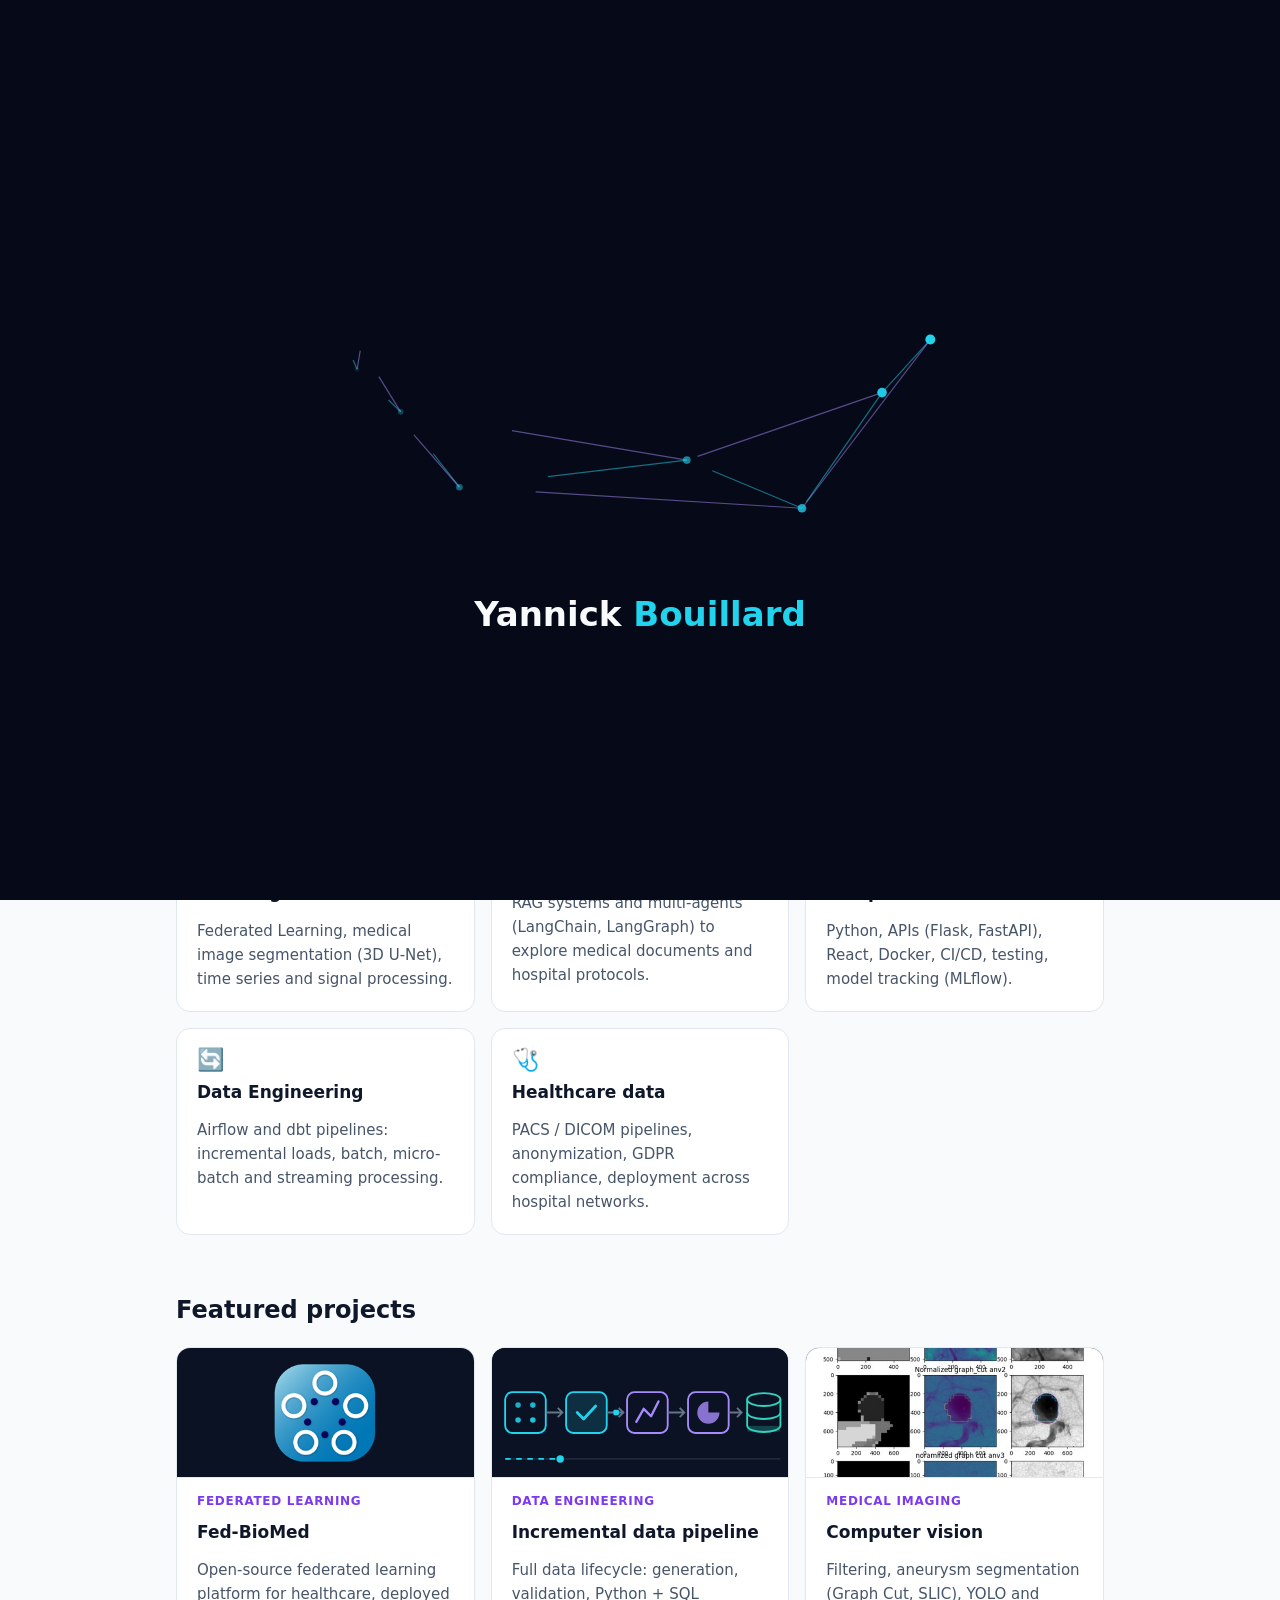
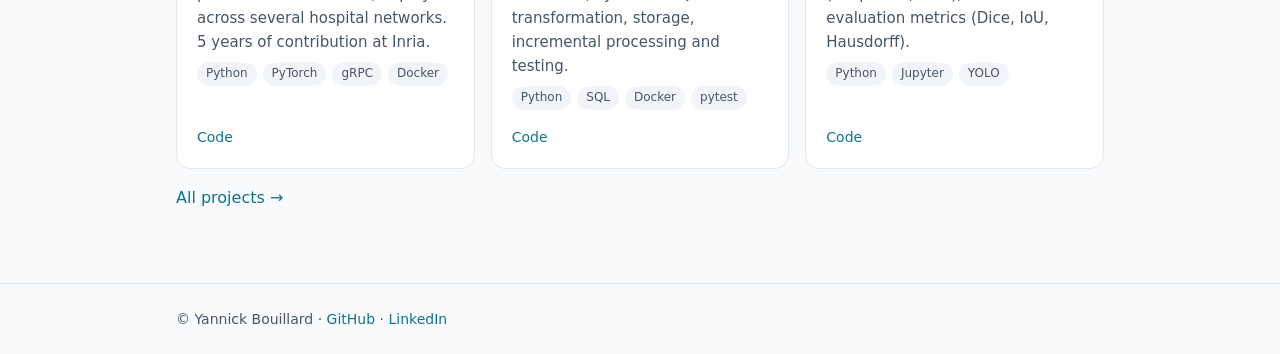
<file: index.html>
<!doctype html>
<html lang="en">
<head>
  <meta charset="utf-8">
  <meta name="viewport" content="width=device-width, initial-scale=1">
  <title>Yannick Bouillard</title>
  <!-- The site lives in en/ and fr/; the root sends visitors to the English home page -->
  <link rel="canonical" href="https://ybouilla.github.io/en/">
  <link rel="alternate" hreflang="en" href="https://ybouilla.github.io/en/">
  <link rel="alternate" hreflang="fr" href="https://ybouilla.github.io/fr/">
  <link rel="alternate" hreflang="x-default" href="https://ybouilla.github.io/en/">
  <meta http-equiv="refresh" content="0; url=en/index.html">
  <script>location.replace("en/index.html" + location.search + location.hash);</script>
  <style>body { background: #060a18; color: #e2e8f0; font: 16px system-ui, sans-serif; display: grid; place-items: center; min-height: 100vh; margin: 0; } a { color: #22d3ee; }</style>
</head>
<body>
  <p><a href="en/index.html">English</a> · <a href="fr/index.html">Français</a></p>
</body>
</html>
</file>
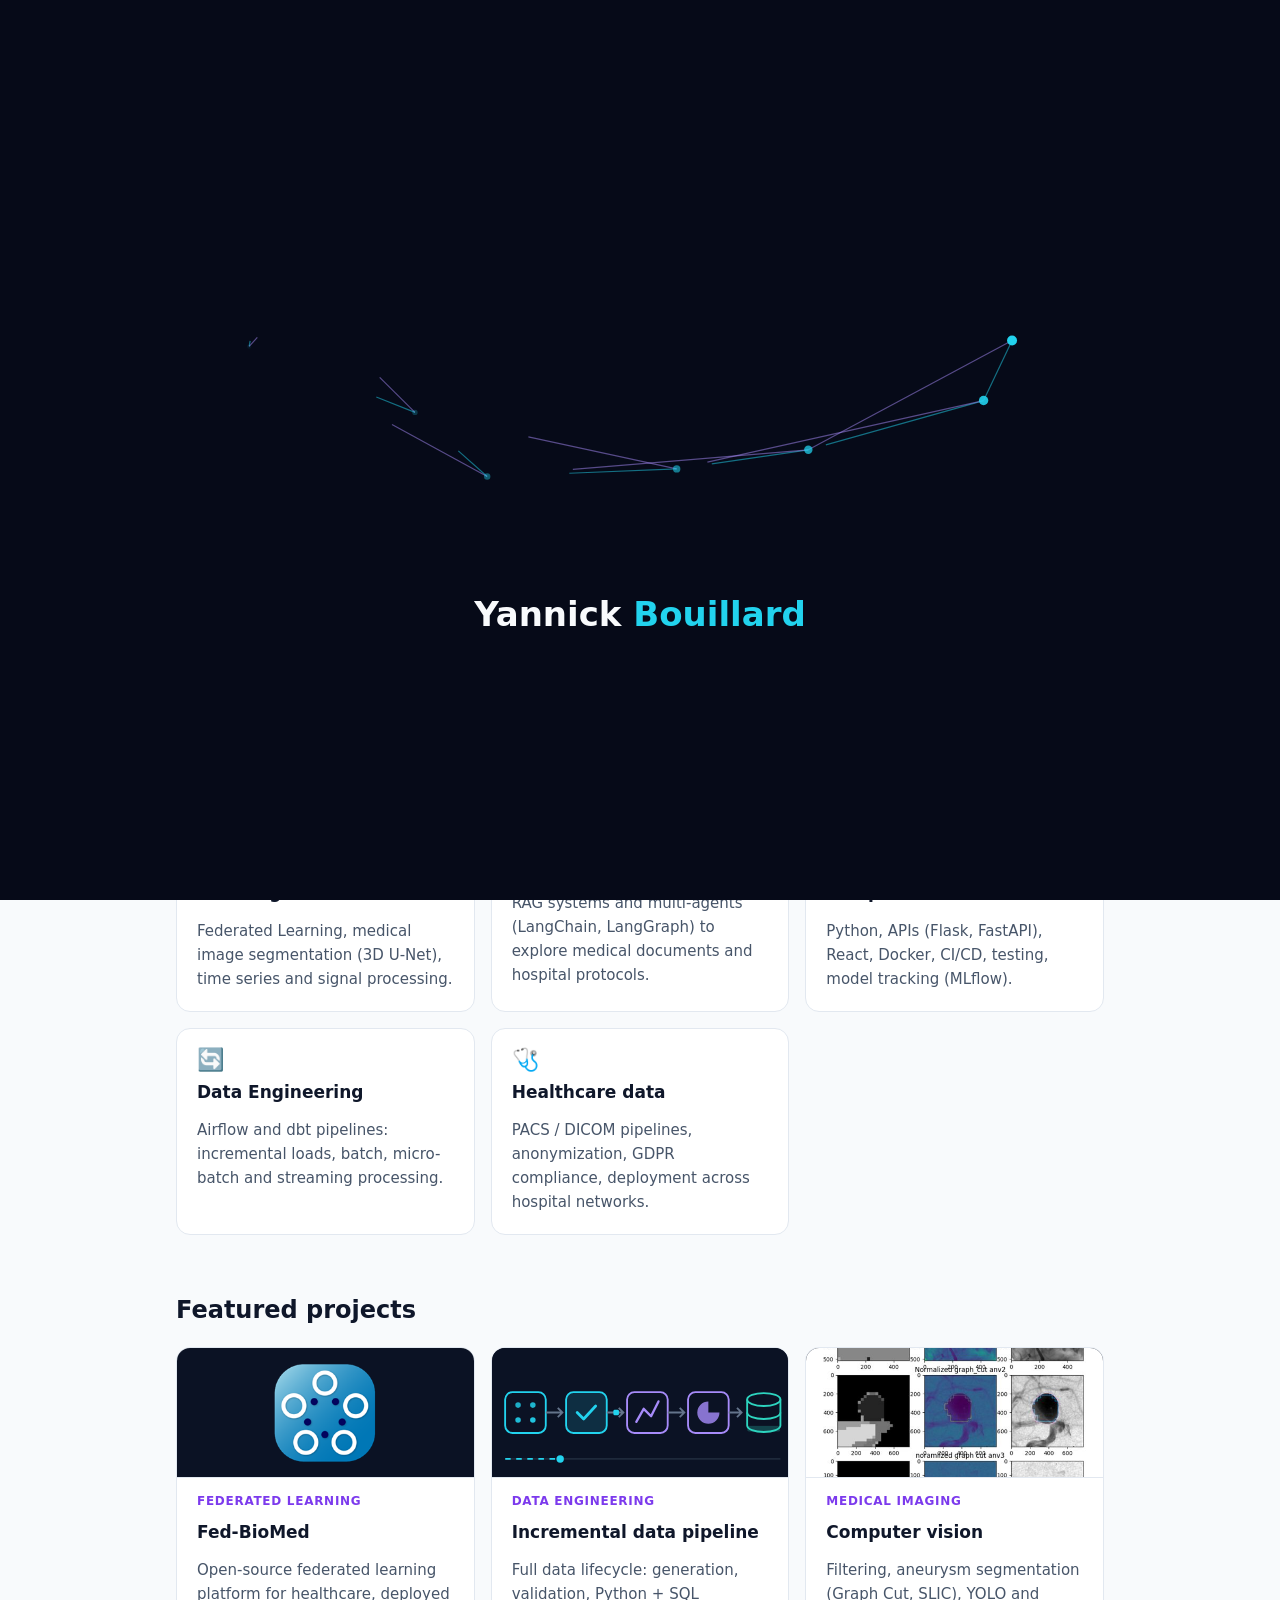
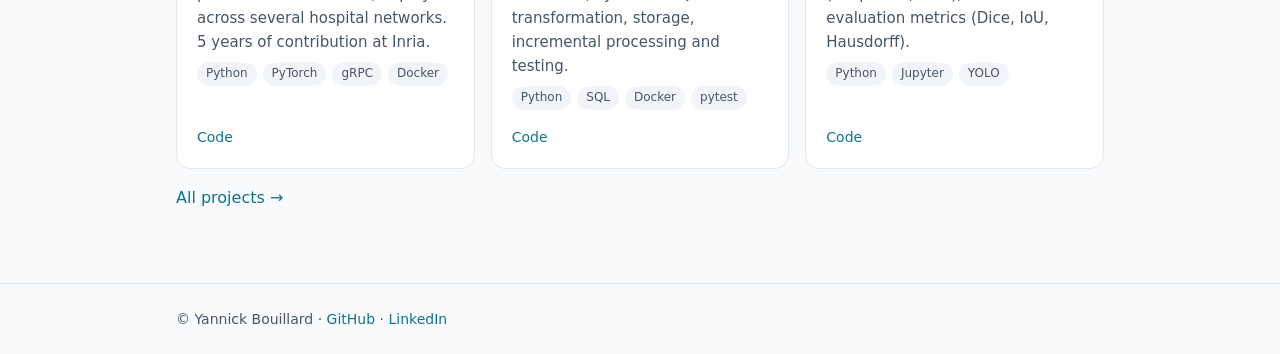
<file: en/index.html>
<!doctype html>
<html lang="en">
<head>
  <meta charset="utf-8">
  <meta name="viewport" content="width=device-width, initial-scale=1">
  <title>Yannick Bouillard</title>
  <meta name="description" content="Yannick Bouillard, Data Scientist and AI Engineer: Machine Learning, Deep Learning, generative AI and healthcare data.">
  <link rel="alternate" hreflang="fr" href="../fr/index.html">
  <script>document.documentElement.classList.add("js")</script>
  <link rel="stylesheet" href="../assets/style.css">
  <script src="../assets/intro.js"></script>
</head>
<body>
  <header class="nav">
    <div class="wrap">
      <a class="brand" href="index.html">Yannick <span>Bouillard</span></a>
      <nav>
        <a href="index.html" aria-current="page">Home</a>
        <a href="projects.html">Projects</a>
        <a href="resume.html">Resume</a>
        <a href="services.html">Services</a>
        <a class="lang" href="../fr/index.html" hreflang="fr" lang="fr" title="Version française">FR</a>
      </nav>
    </div>
  </header>

  <section class="hero">
    <canvas class="hero-bg" aria-hidden="true"></canvas>
    <div class="wrap hero-inner">
      <div class="monogram" aria-hidden="true">YB</div>
      <p class="eyebrow">AI × Biomedical</p>
      <h1>Yannick Bouillard</h1>
      <p class="role"><span data-roles='["Data Scientist","AI Engineer","Machine Learning Engineer","Healthcare Data Specialist"]'>Data Scientist</span></p>
      <p class="lead">6 years of experience in Machine Learning, Deep Learning and generative AI at a research institute (Inria),
        from prototyping to production, with a focus on healthcare data.</p>
      <div class="actions">
        <a class="btn primary" href="projects.html">See my projects</a>
        <a class="btn" href="https://github.com/ybouilla">GitHub</a>
        <a class="btn" href="https://www.linkedin.com/in/yannick-bouillard-9b1732158/">LinkedIn</a>
        <a class="btn" href="services.html">Services - Freelancing</a>
        <a class="btn" href="mailto:yannickbouillard2@gmail.com">Contact me</a>
      </div>
    </div>
  </section>

  <main class="wrap">
    <div class="stats">
      <div class="stat reveal"><strong data-count="6">6</strong><span>years of experience</span></div>
      <div class="stat reveal"><strong data-count="2">2</strong><span>scientific publications</span></div>
      <div class="stat reveal"><strong data-count="2">2</strong><span>application deployments</span></div>
      <div class="stat reveal"><strong data-count="9">9</strong><span>public projects</span></div>
    </div>

    <h2 class="reveal">What I do</h2>
    <div class="grid">
      <div class="card reveal">
        <span class="icon" aria-hidden="true">🧠</span>
        <h3>Machine Learning &amp; Deep Learning</h3>
        <p>Federated Learning, medical image segmentation (3D U-Net), time series and signal processing.</p>
      </div>
      <div class="card reveal">
        <span class="icon" aria-hidden="true">✨</span>
        <h3>Generative AI</h3>
        <p>RAG systems and multi-agents (LangChain, LangGraph) to explore medical documents and hospital protocols.</p>
      </div>
      <div class="card reveal">
        <span class="icon" aria-hidden="true">⚙️</span>
        <h3>Software Engineering &amp; MLOps</h3>
        <p>Python, APIs (Flask, FastAPI), React, Docker, CI/CD, testing, model tracking (MLflow).</p>
      </div>
      <div class="card reveal">
        <span class="icon" aria-hidden="true">🔄</span>
        <h3>Data Engineering</h3>
        <p>Airflow and dbt pipelines: incremental loads, batch, micro-batch and streaming processing.</p>
      </div>
      <div class="card reveal">
        <span class="icon" aria-hidden="true">🩺</span>
        <h3>Healthcare data</h3>
        <p>PACS / DICOM pipelines, anonymization, GDPR compliance, deployment across hospital networks.</p>
      </div>
    </div>

    <h2 class="reveal">Featured projects</h2>
    <div class="grid">
      <article class="card reveal">
        <img class="thumb logo" src="../assets/img/fedbiomed.png" alt="Fed-BioMed logo" loading="lazy">
        <span class="domain">Federated Learning</span>
        <h3>Fed-BioMed</h3>
        <p>Open-source federated learning platform for healthcare, deployed across several hospital networks. 5 years of contribution at Inria.</p>
        <div class="tags"><span class="tag">Python</span><span class="tag">PyTorch</span><span class="tag">gRPC</span><span class="tag">Docker</span></div>
        <div class="links"><a href="https://github.com/fedbiomed/fedbiomed">Code</a><span class="gh-meta" data-repo="fedbiomed/fedbiomed"></span></div>
      </article>
      <article class="card reveal">
        <img class="thumb" src="../assets/img/pipeline.svg" alt="Diagram of a multi-stage data pipeline" loading="lazy">
        <span class="domain">Data engineering</span>
        <h3>Incremental data pipeline</h3>
        <p>Full data lifecycle: generation, validation, Python + SQL transformation, storage, incremental processing and testing.</p>
        <div class="tags"><span class="tag">Python</span><span class="tag">SQL</span><span class="tag">Docker</span><span class="tag">pytest</span></div>
        <div class="links"><a href="https://github.com/ybouilla/incremental_pipeline">Code</a><span class="gh-meta" data-repo="ybouilla/incremental_pipeline"></span></div>
      </article>
      <article class="card reveal">
        <img class="thumb" src="../assets/img/segmentation.jpg" alt="Aneurysm segmentation with Graph Cut" loading="lazy" style="object-position:right center">
        <span class="domain">Medical imaging</span>
        <h3>Computer vision</h3>
        <p>Filtering, aneurysm segmentation (Graph Cut, SLIC), YOLO and evaluation metrics (Dice, IoU, Hausdorff).</p>
        <div class="tags"><span class="tag">Python</span><span class="tag">Jupyter</span><span class="tag">YOLO</span></div>
        <div class="links"><a href="https://github.com/ybouilla/computervision">Code</a><span class="gh-meta" data-repo="ybouilla/computervision"></span></div>
      </article>
    </div>
    <p class="reveal"><a href="projects.html">All projects →</a></p>
  </main>

  <footer>
    <div class="wrap">© Yannick Bouillard · <a href="https://github.com/ybouilla">GitHub</a> · <a href="https://www.linkedin.com/in/yannick-bouillard-9b1732158/">LinkedIn</a></div>
  </footer>
  <script src="../assets/bg.js"></script>
  <script src="../assets/site.js"></script>
</body>
</html>
</file>
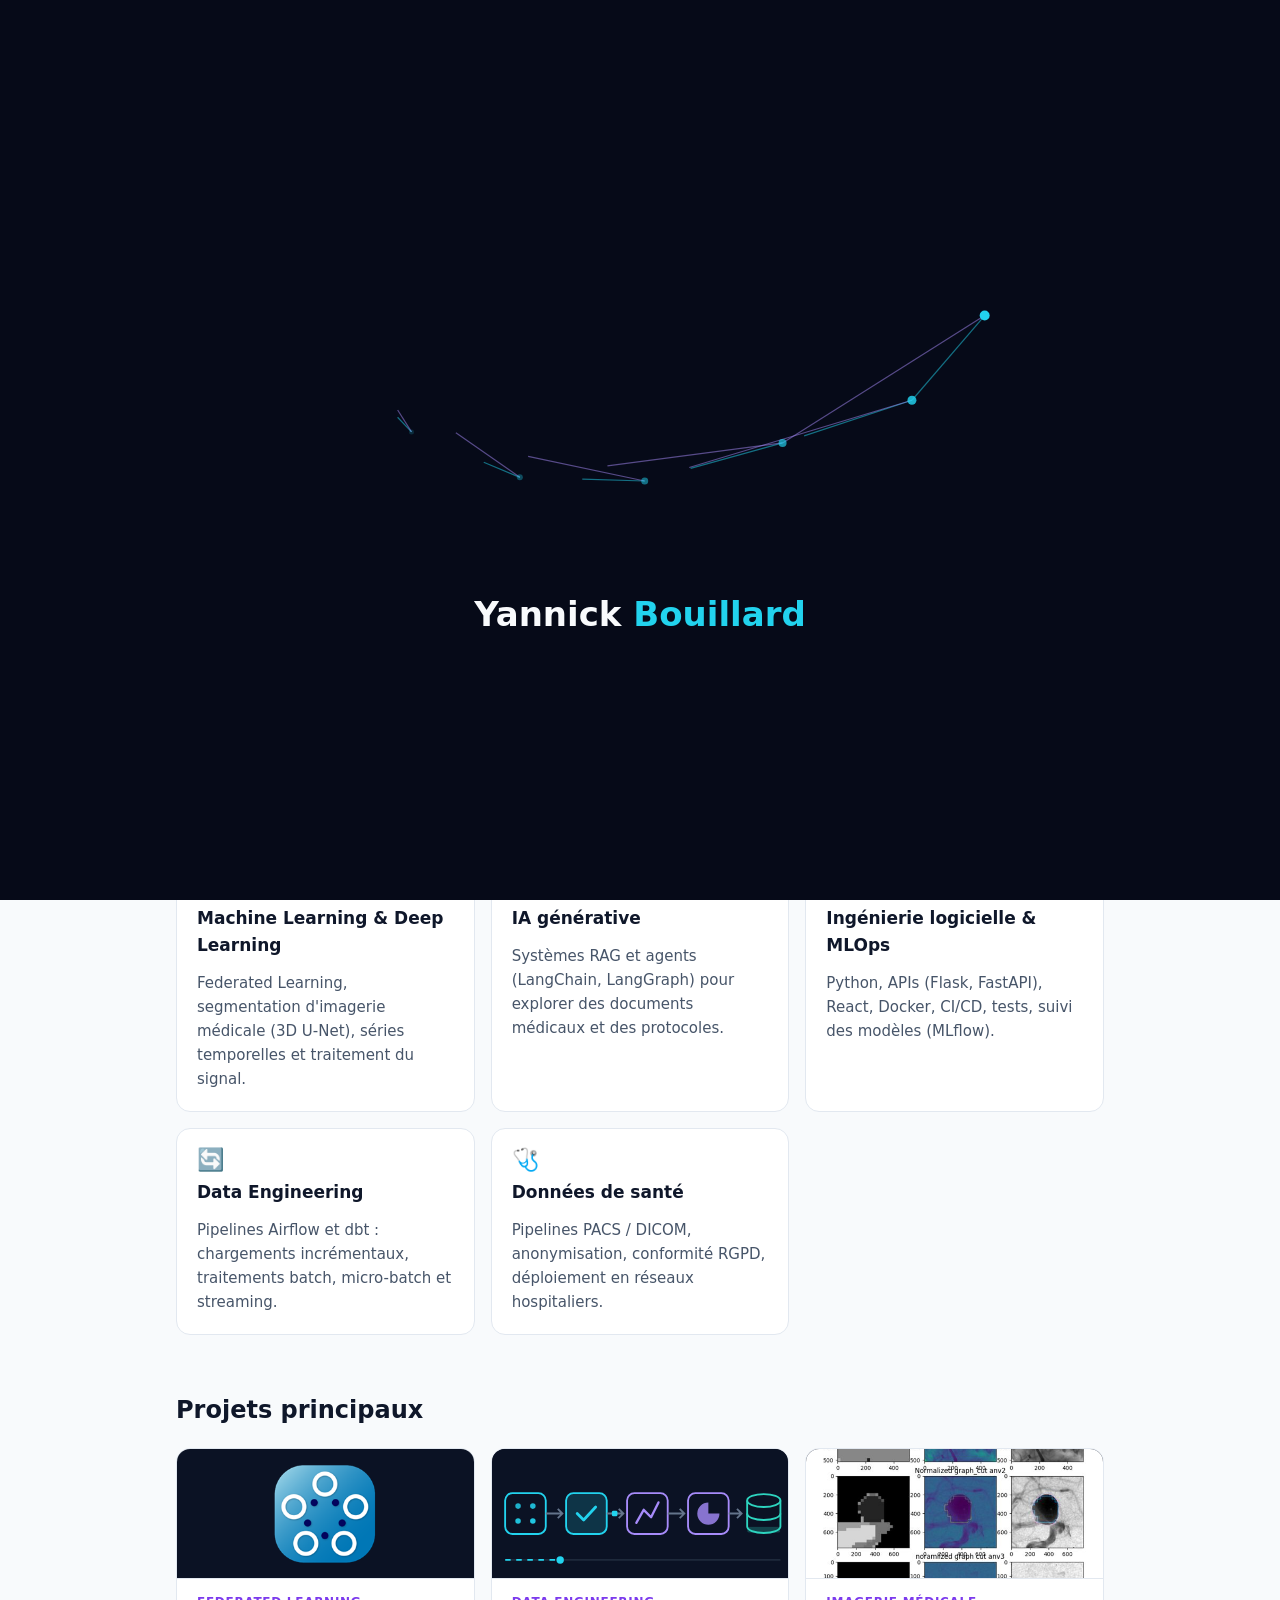
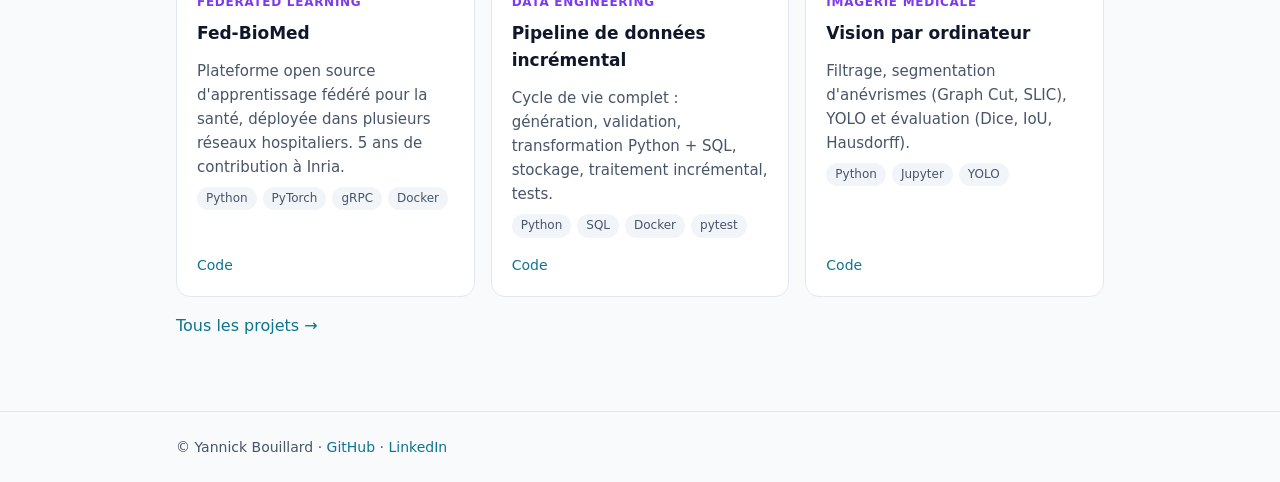
<file: fr/index.html>
<!doctype html>
<html lang="fr">
<head>
  <meta charset="utf-8">
  <meta name="viewport" content="width=device-width, initial-scale=1">
  <title>Yannick Bouillard</title>
  <meta name="description" content="Yannick Bouillard, Data Scientist et ingénieur IA : Machine Learning, Deep Learning, IA générative et données de santé.">
  <link rel="alternate" hreflang="en" href="../en/index.html">
  <script>document.documentElement.classList.add("js")</script>
  <link rel="stylesheet" href="../assets/style.css">
  <script src="../assets/intro.js"></script>
</head>
<body>
  <header class="nav">
    <div class="wrap">
      <a class="brand" href="index.html">Yannick <span>Bouillard</span></a>
      <nav>
        <a href="index.html" aria-current="page">Accueil</a>
        <a href="projects.html">Projets</a>
        <a href="background.html">Parcours</a>
        <a href="services.html">Services</a>
        <a class="lang" href="../en/index.html" hreflang="en" lang="en" title="English version">EN</a>
      </nav>
    </div>
  </header>

  <section class="hero">
    <canvas class="hero-bg" aria-hidden="true"></canvas>
    <div class="wrap hero-inner">
      <div class="monogram" aria-hidden="true">YB</div>
      <p class="eyebrow">IA × Biomédical</p>
      <h1>Yannick Bouillard</h1>
      <p class="role"><span data-roles='["Data Scientist","Ingénieur IA","Ingénieur Machine Learning","Spécialiste des données de santé"]'>Data Scientist</span></p>
      <p class="lead">6 ans d'expérience en Machine Learning, Deep Learning et IA générative dans un institut de recherche (Inria),
        du prototypage à la mise en production, avec une spécialisation dans les données de santé.</p>
      <div class="actions">
        <a class="btn primary" href="projects.html">Voir mes projets</a>
        <a class="btn" href="https://github.com/ybouilla">GitHub</a>
        <a class="btn" href="https://www.linkedin.com/in/yannick-bouillard-9b1732158/">LinkedIn</a>
        <a class="btn" href="services.html">Services - Freelancing</a>
        <a class="btn" href="mailto:yannickbouillard2@gmail.com">Me contacter</a>
      </div>
    </div>
  </section>

  <main class="wrap">
    <div class="stats">
      <div class="stat reveal"><strong data-count="6">6</strong><span>années d'expériences</span></div>
      <div class="stat reveal"><strong data-count="2">2</strong><span>publications scientifiques</span></div>
      <div class="stat reveal"><strong data-count="2">2</strong><span>projets de déploiement d'applications</span></div>
      <div class="stat reveal"><strong data-count="9">9</strong><span>projets publics</span></div>
    </div>

    <h2 class="reveal">Ce que je fais</h2>
    <div class="grid">
      <div class="card reveal">
        <span class="icon" aria-hidden="true">🧠</span>
        <h3>Machine Learning &amp; Deep Learning</h3>
        <p>Federated Learning, segmentation d'imagerie médicale (3D U-Net), séries temporelles et traitement du signal.</p>
      </div>
      <div class="card reveal">
        <span class="icon" aria-hidden="true">✨</span>
        <h3>IA générative</h3>
        <p>Systèmes RAG et agents (LangChain, LangGraph) pour explorer des documents médicaux et des protocoles.</p>
      </div>
      <div class="card reveal">
        <span class="icon" aria-hidden="true">⚙️</span>
        <h3>Ingénierie logicielle &amp; MLOps</h3>
        <p>Python, APIs (Flask, FastAPI), React, Docker, CI/CD, tests, suivi des modèles (MLflow).</p>
      </div>
      <div class="card reveal">
        <span class="icon" aria-hidden="true">🔄</span>
        <h3>Data Engineering</h3>
        <p>Pipelines Airflow et dbt : chargements incrémentaux, traitements batch, micro-batch et streaming.</p>
      </div>
      <div class="card reveal">
        <span class="icon" aria-hidden="true">🩺</span>
        <h3>Données de santé</h3>
        <p>Pipelines PACS / DICOM, anonymisation, conformité RGPD, déploiement en réseaux hospitaliers.</p>
      </div>
    </div>

    <h2 class="reveal">Projets principaux</h2>
    <div class="grid">
      <article class="card reveal">
        <img class="thumb logo" src="../assets/img/fedbiomed.png" alt="Logo de Fed-BioMed" loading="lazy">
        <span class="domain">Federated Learning</span>
        <h3>Fed-BioMed</h3>
        <p>Plateforme open source d'apprentissage fédéré pour la santé, déployée dans plusieurs réseaux hospitaliers. 5 ans de contribution à Inria.</p>
        <div class="tags"><span class="tag">Python</span><span class="tag">PyTorch</span><span class="tag">gRPC</span><span class="tag">Docker</span></div>
        <div class="links"><a href="https://github.com/fedbiomed/fedbiomed">Code</a><span class="gh-meta" data-repo="fedbiomed/fedbiomed"></span></div>
      </article>
      <article class="card reveal">
        <img class="thumb" src="../assets/img/pipeline.svg" alt="Schéma d'un pipeline de données en plusieurs étapes" loading="lazy">
        <span class="domain">Data engineering</span>
        <h3>Pipeline de données incrémental</h3>
        <p>Cycle de vie complet : génération, validation, transformation Python + SQL, stockage, traitement incrémental, tests.</p>
        <div class="tags"><span class="tag">Python</span><span class="tag">SQL</span><span class="tag">Docker</span><span class="tag">pytest</span></div>
        <div class="links"><a href="https://github.com/ybouilla/incremental_pipeline">Code</a><span class="gh-meta" data-repo="ybouilla/incremental_pipeline"></span></div>
      </article>
      <article class="card reveal">
        <img class="thumb" src="../assets/img/segmentation.jpg" alt="Segmentation d'anévrismes par Graph Cut" loading="lazy" style="object-position:right center">
        <span class="domain">Imagerie médicale</span>
        <h3>Vision par ordinateur</h3>
        <p>Filtrage, segmentation d'anévrismes (Graph Cut, SLIC), YOLO et évaluation (Dice, IoU, Hausdorff).</p>
        <div class="tags"><span class="tag">Python</span><span class="tag">Jupyter</span><span class="tag">YOLO</span></div>
        <div class="links"><a href="https://github.com/ybouilla/computervision">Code</a><span class="gh-meta" data-repo="ybouilla/computervision"></span></div>
      </article>
    </div>
    <p class="reveal"><a href="projects.html">Tous les projets →</a></p>
  </main>

  <footer>
    <div class="wrap">© Yannick Bouillard · <a href="https://github.com/ybouilla">GitHub</a> · <a href="https://www.linkedin.com/in/yannick-bouillard-9b1732158/">LinkedIn</a></div>
  </footer>
  <script src="../assets/bg.js"></script>
  <script src="../assets/site.js"></script>
</body>
</html>
</file>
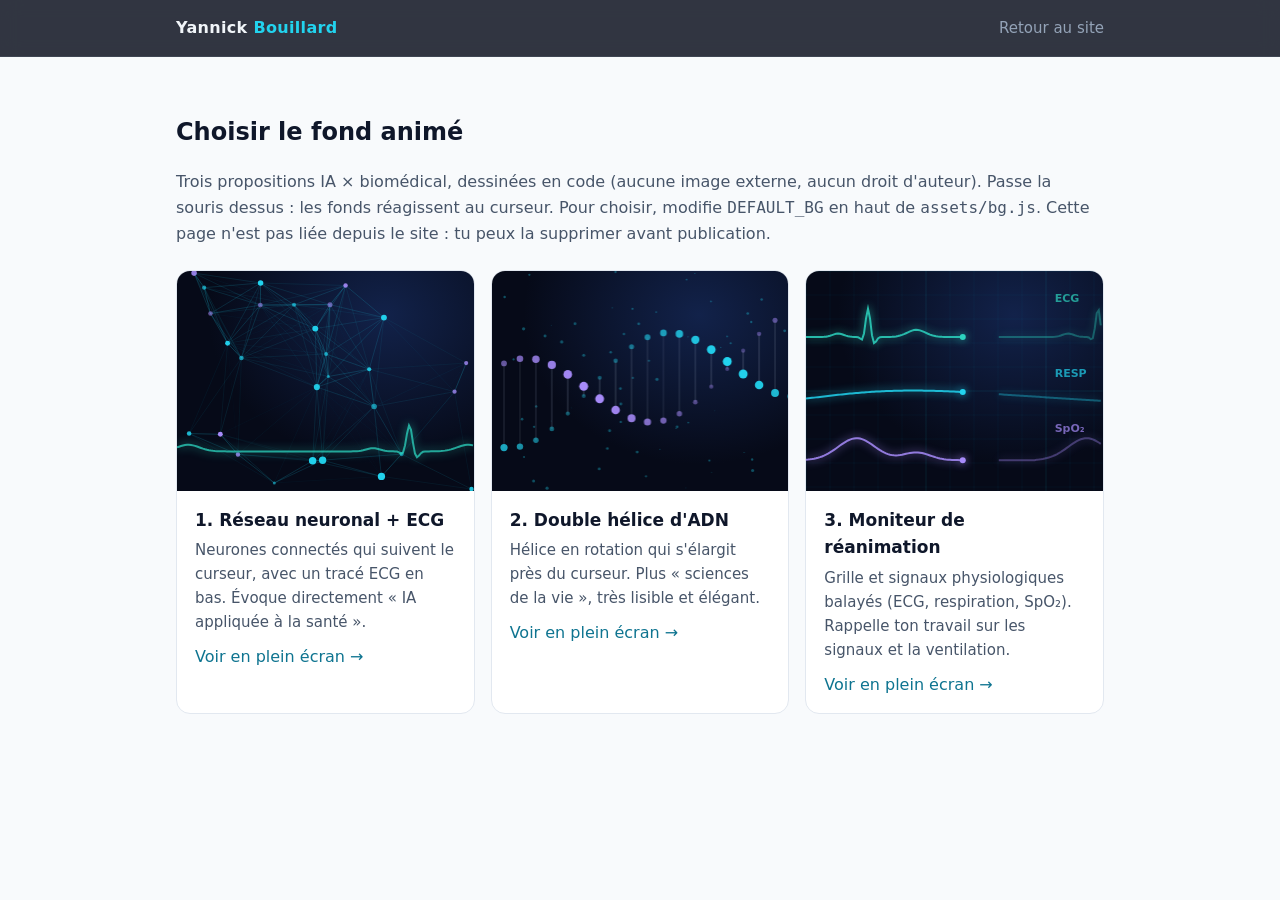
<file: apercu-templates.html>
<!doctype html>
<html lang="fr">
<head>
  <meta charset="utf-8">
  <meta name="viewport" content="width=device-width, initial-scale=1">
  <title>Aperçu des fonds · Yannick Bouillard</title>
  <meta name="robots" content="noindex">
  <script>document.documentElement.classList.add("js")</script>
  <link rel="stylesheet" href="assets/style.css">
</head>
<body>
  <header class="nav">
    <div class="wrap">
      <a class="brand" href="index.html">Yannick <span>Bouillard</span></a>
      <nav>
        <a href="index.html">Retour au site</a>
      </nav>
    </div>
  </header>

  <main class="wrap">
    <h2>Choisir le fond animé</h2>
    <p class="muted">Trois propositions IA × biomédical, dessinées en code (aucune image externe, aucun droit d'auteur).
      Passe la souris dessus : les fonds réagissent au curseur. Pour choisir, modifie <code>DEFAULT_BG</code> en haut de
      <code>assets/bg.js</code>. Cette page n'est pas liée depuis le site : tu peux la supprimer avant publication.</p>

    <div class="grid" style="margin-top:24px">
      <div class="preview">
        <div class="frame"><canvas class="hero-bg" data-bg="neural" aria-hidden="true"></canvas></div>
        <div class="body">
          <h3>1. Réseau neuronal + ECG</h3>
          <p>Neurones connectés qui suivent le curseur, avec un tracé ECG en bas. Évoque directement « IA appliquée à la santé ».</p>
          <a href="index.html?bg=neural">Voir en plein écran →</a>
        </div>
      </div>
      <div class="preview">
        <div class="frame"><canvas class="hero-bg" data-bg="dna" aria-hidden="true"></canvas></div>
        <div class="body">
          <h3>2. Double hélice d'ADN</h3>
          <p>Hélice en rotation qui s'élargit près du curseur. Plus « sciences de la vie », très lisible et élégant.</p>
          <a href="index.html?bg=dna">Voir en plein écran →</a>
        </div>
      </div>
      <div class="preview">
        <div class="frame"><canvas class="hero-bg" data-bg="monitor" aria-hidden="true"></canvas></div>
        <div class="body">
          <h3>3. Moniteur de réanimation</h3>
          <p>Grille et signaux physiologiques balayés (ECG, respiration, SpO₂). Rappelle ton travail sur les signaux et la ventilation.</p>
          <a href="index.html?bg=monitor">Voir en plein écran →</a>
        </div>
      </div>
    </div>
  </main>

  <script src="assets/bg.js"></script>
</body>
</html>
</file>
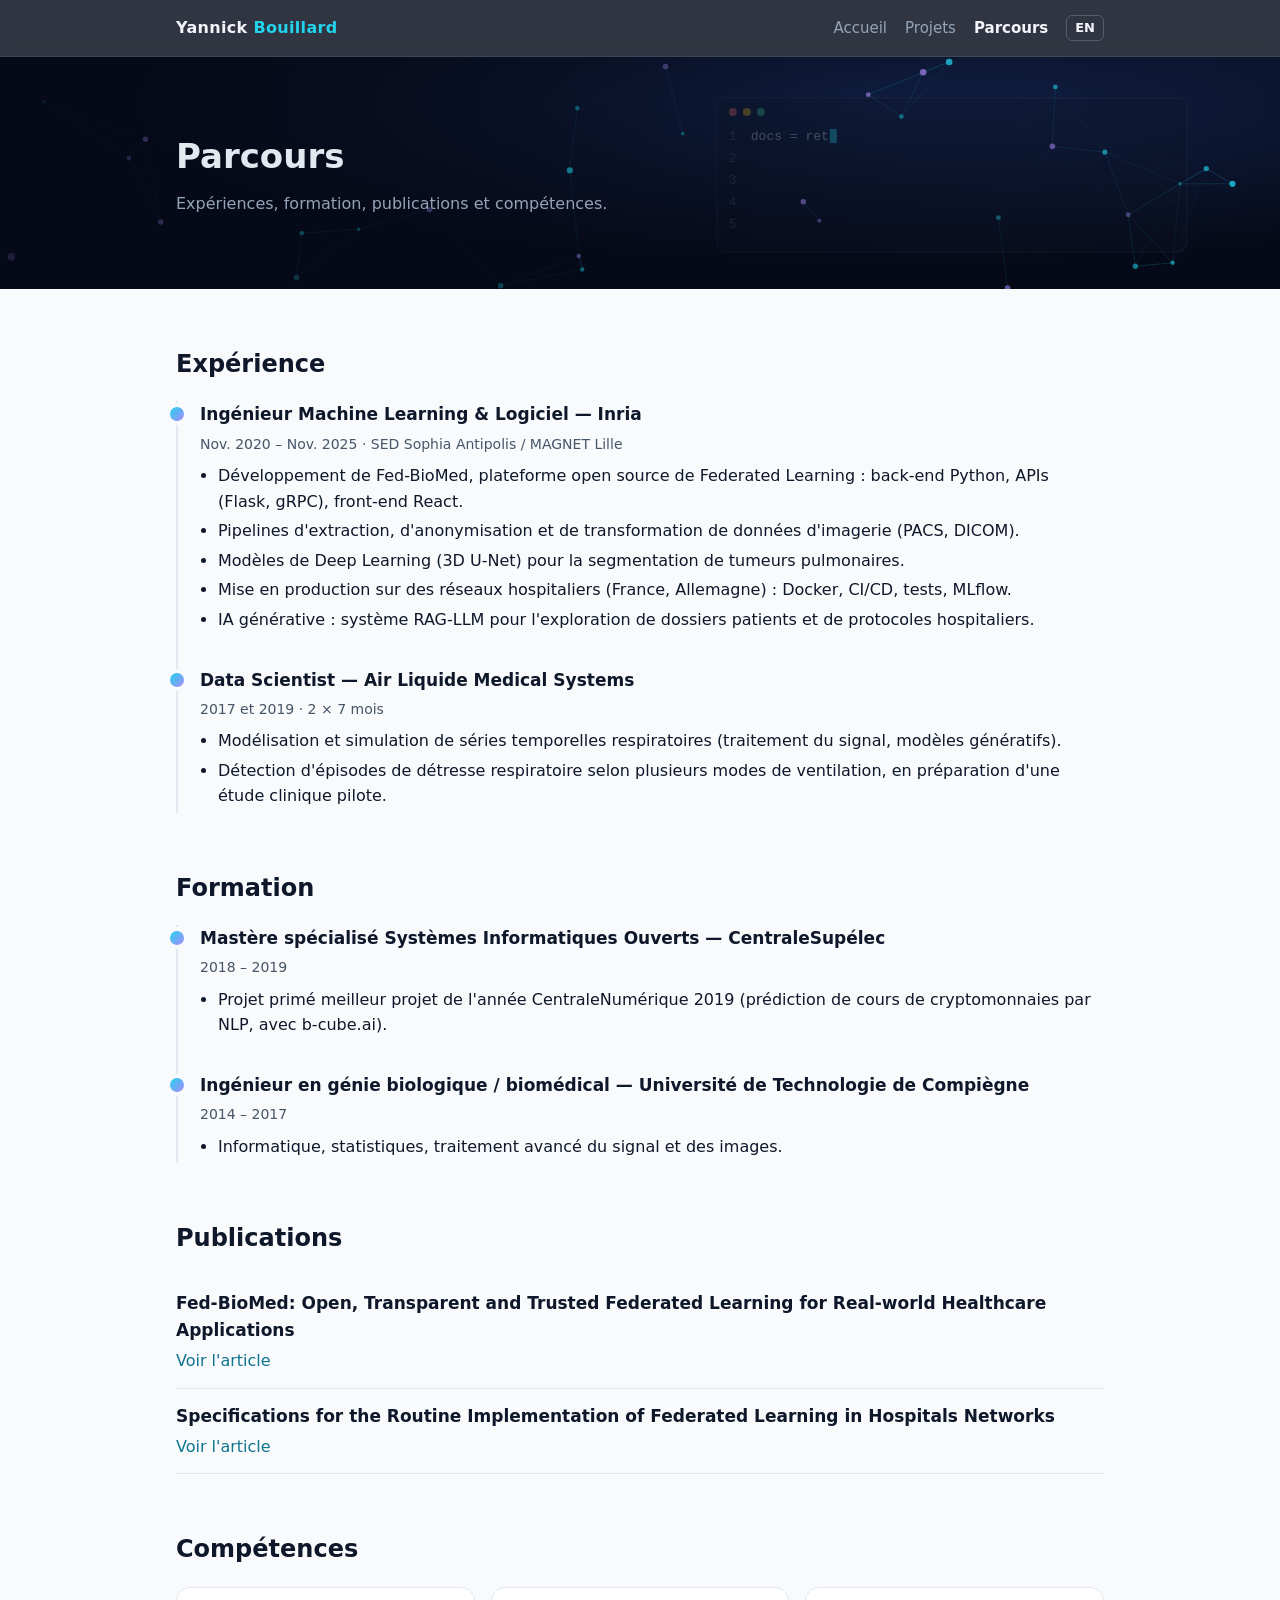
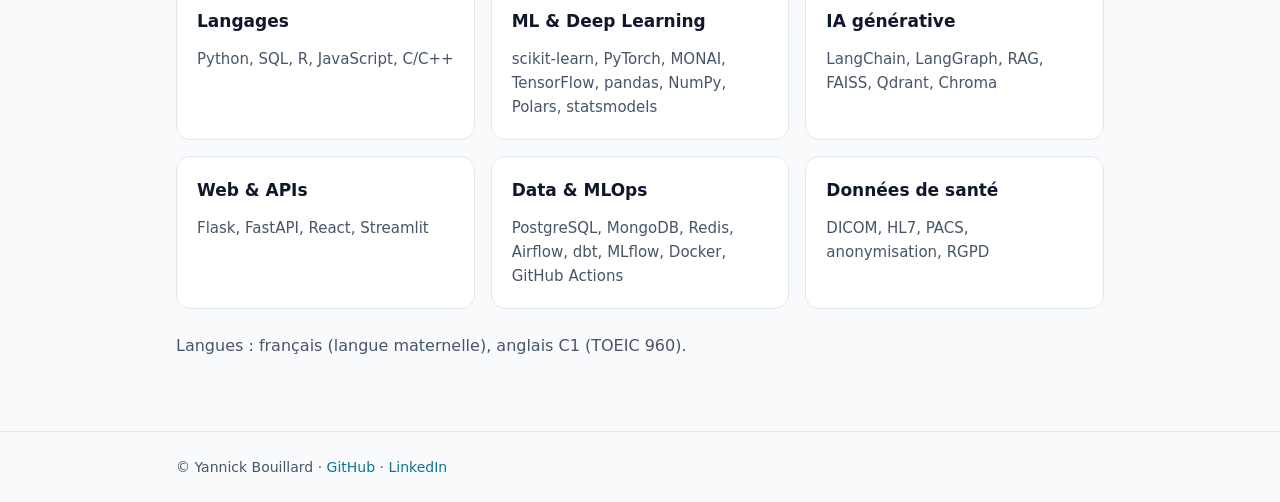
<file: background.html>
<!doctype html>
<html lang="fr">
<head>
  <meta charset="utf-8">
  <meta name="viewport" content="width=device-width, initial-scale=1">
  <title>Parcours · Yannick Bouillard</title>
  <meta name="description" content="Parcours de Yannick Bouillard : expériences, formation, publications et compétences.">
  <link rel="alternate" hreflang="en" href="en/resume.html">
  <script>document.documentElement.classList.add("js")</script>
  <link rel="stylesheet" href="assets/style.css">
</head>
<body>
  <header class="nav">
    <div class="wrap">
      <a class="brand" href="index.html">Yannick <span>Bouillard</span></a>
      <nav>
        <a href="index.html">Accueil</a>
        <a href="projects.html">Projets</a>
        <a href="background.html" aria-current="page">Parcours</a>
        <a class="lang" href="en/resume.html" hreflang="en" lang="en" title="English version">EN</a>
      </nav>
    </div>
  </header>

  <section class="page-hero">
    <canvas class="hero-bg" aria-hidden="true"></canvas>
    <div class="wrap hero-inner">
      <h1>Parcours</h1>
      <p>Expériences, formation, publications et compétences.</p>
    </div>
  </section>

  <main class="wrap">
    <h2 class="reveal">Expérience</h2>
    <div class="timeline">
      <div class="item reveal">
        <h3>Ingénieur Machine Learning &amp; Logiciel — Inria</h3>
        <div class="date">Nov. 2020 – Nov. 2025 · SED Sophia Antipolis / MAGNET Lille</div>
        <ul>
          <li>Développement de Fed-BioMed, plateforme open source de Federated Learning : back-end Python, APIs (Flask, gRPC), front-end React.</li>
          <li>Pipelines d'extraction, d'anonymisation et de transformation de données d'imagerie (PACS, DICOM).</li>
          <li>Modèles de Deep Learning (3D U-Net) pour la segmentation de tumeurs pulmonaires.</li>
          <li>Mise en production sur des réseaux hospitaliers (France, Allemagne) : Docker, CI/CD, tests, MLflow.</li>
          <li>IA générative : système RAG-LLM pour l'exploration de dossiers patients et de protocoles hospitaliers.</li>
        </ul>
      </div>
      <div class="item reveal">
        <h3>Data Scientist — Air Liquide Medical Systems</h3>
        <div class="date">2017 et 2019 · 2 × 7 mois</div>
        <ul>
          <li>Modélisation et simulation de séries temporelles respiratoires (traitement du signal, modèles génératifs).</li>
          <li>Détection d'épisodes de détresse respiratoire selon plusieurs modes de ventilation, en préparation d'une étude clinique pilote.</li>
        </ul>
      </div>
    </div>

    <h2 class="reveal">Formation</h2>
    <div class="timeline">
      <div class="item reveal">
        <h3>Mastère spécialisé Systèmes Informatiques Ouverts — CentraleSupélec</h3>
        <div class="date">2018 – 2019</div>
        <ul><li>Projet primé meilleur projet de l'année CentraleNumérique 2019 (prédiction de cours de cryptomonnaies par NLP, avec b-cube.ai).</li></ul>
      </div>
      <div class="item reveal">
        <h3>Ingénieur en génie biologique / biomédical — Université de Technologie de Compiègne</h3>
        <div class="date">2014 – 2017</div>
        <ul><li>Informatique, statistiques, traitement avancé du signal et des images.</li></ul>
      </div>
    </div>

    <h2 class="reveal">Publications</h2>
    <div class="pub reveal">
      <h3>Fed-BioMed: Open, Transparent and Trusted Federated Learning for Real-world Healthcare Applications</h3>
      <a href="https://scholar.google.com/scholar?q=%22Fed-BioMed%3A+Open%2C+Transparent+and+Trusted+Federated+Learning+for+Real-world+Healthcare+Applications%22">Voir l'article</a>
    </div>
    <div class="pub reveal">
      <h3>Specifications for the Routine Implementation of Federated Learning in Hospitals Networks</h3>
      <a href="https://scholar.google.com/scholar?q=%22Specifications+for+the+Routine+Implementation+of+Federated+Learning+in+Hospitals+Networks%22">Voir l'article</a>
    </div>

    <h2 class="reveal">Compétences</h2>
    <div class="grid">
      <div class="card reveal"><h3>Langages</h3><p>Python, SQL, R, JavaScript, C/C++</p></div>
      <div class="card reveal"><h3>ML &amp; Deep Learning</h3><p>scikit-learn, PyTorch, MONAI, TensorFlow, pandas, NumPy, Polars, statsmodels</p></div>
      <div class="card reveal"><h3>IA générative</h3><p>LangChain, LangGraph, RAG, FAISS, Qdrant, Chroma</p></div>
      <div class="card reveal"><h3>Web &amp; APIs</h3><p>Flask, FastAPI, React, Streamlit</p></div>
      <div class="card reveal"><h3>Data &amp; MLOps</h3><p>PostgreSQL, MongoDB, Redis, Airflow, dbt, MLflow, Docker, GitHub Actions</p></div>
      <div class="card reveal"><h3>Données de santé</h3><p>DICOM, HL7, PACS, anonymisation, RGPD</p></div>
    </div>
    <p class="muted reveal" style="margin-top:24px">Langues : français (langue maternelle), anglais C1 (TOEIC 960).</p>
  </main>

  <footer>
    <div class="wrap">© Yannick Bouillard · <a href="https://github.com/ybouilla">GitHub</a> · <a href="https://www.linkedin.com/in/yannick-bouillard-9b1732158/">LinkedIn</a></div>
  </footer>
  <script src="assets/bg.js"></script>
  <script src="assets/site.js"></script>
</body>
</html>
</file>
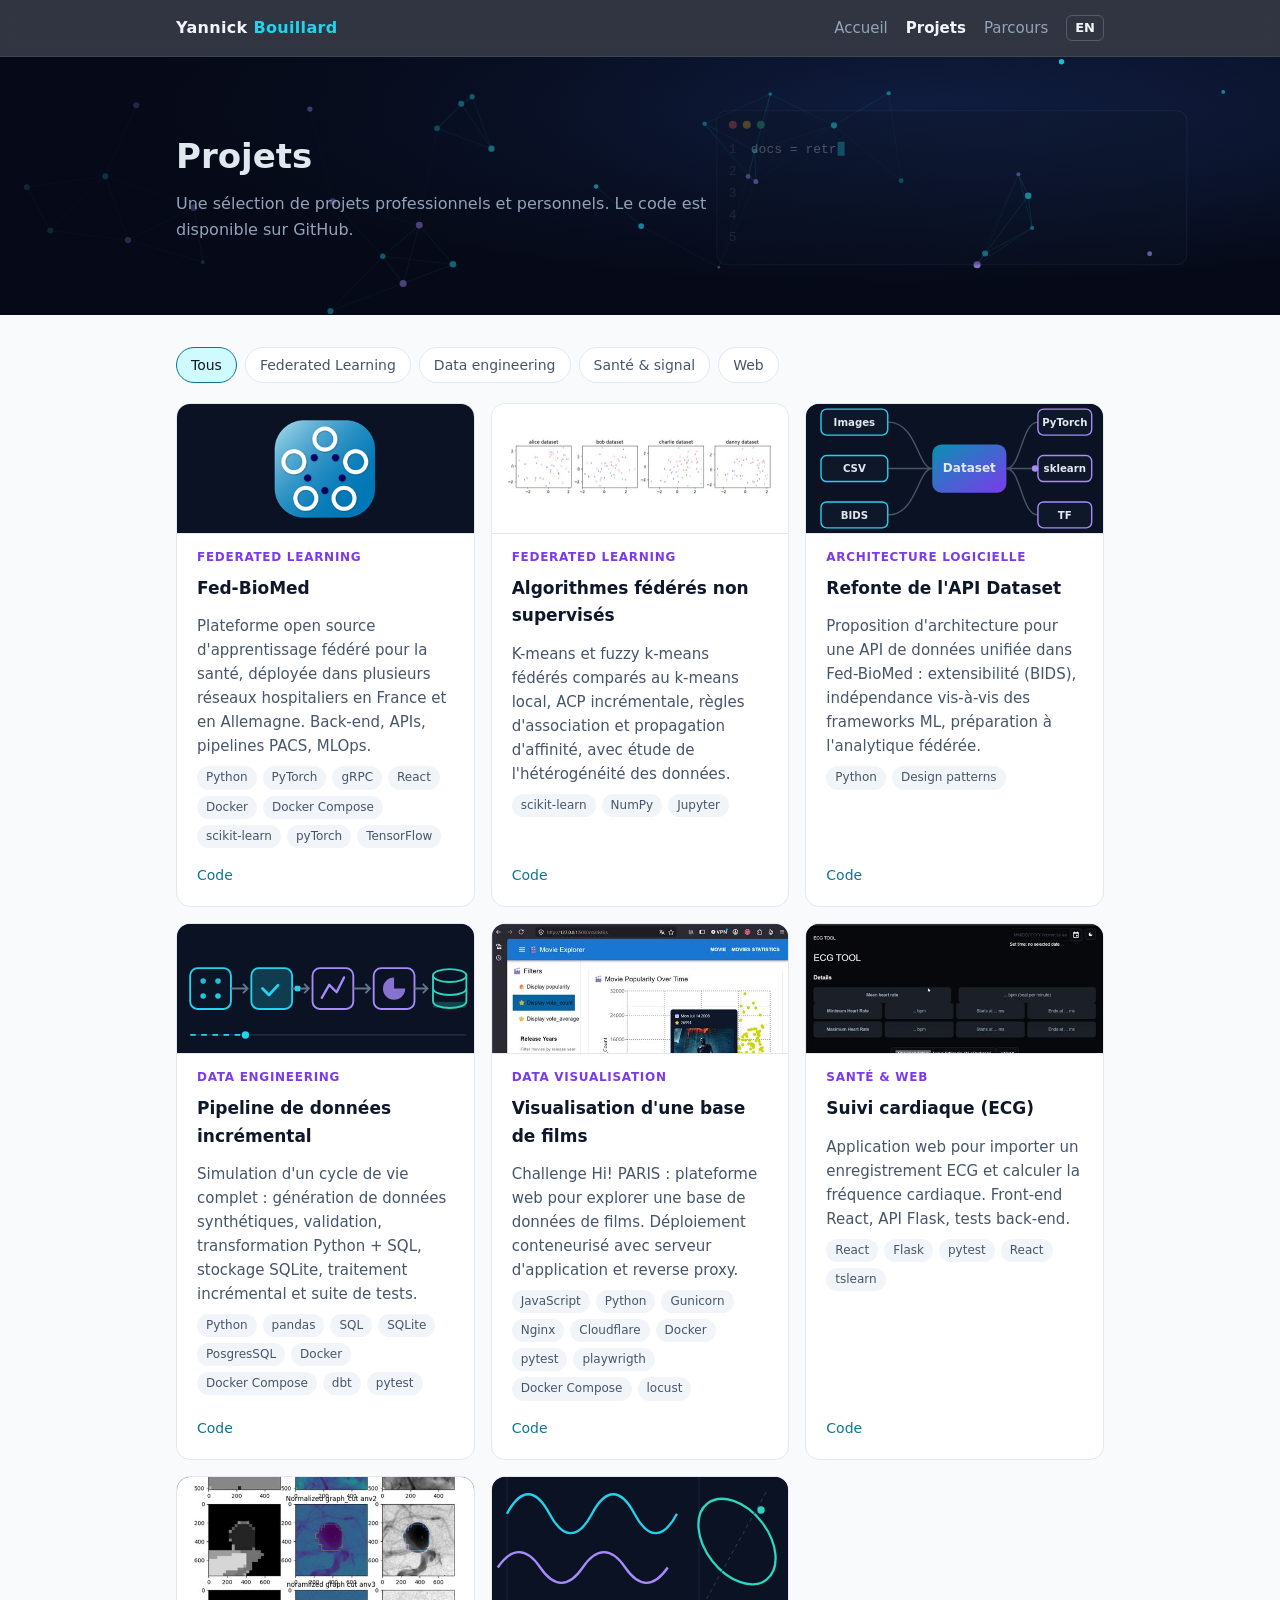
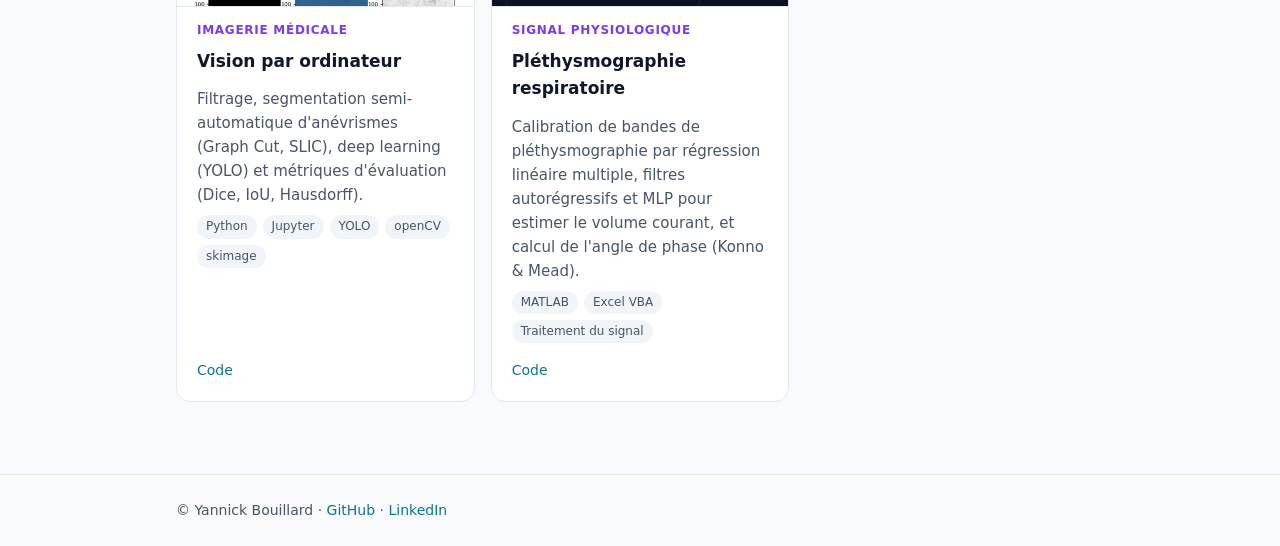
<file: projects.html>
<!doctype html>
<html lang="fr">
<head>
  <meta charset="utf-8">
  <meta name="viewport" content="width=device-width, initial-scale=1">
  <title>Projets · Yannick Bouillard</title>
  <meta name="description" content="Projets de Yannick Bouillard : Federated Learning, data engineering, imagerie médicale, signal et applications web.">
  <link rel="alternate" hreflang="en" href="en/projects.html">
  <script>document.documentElement.classList.add("js")</script>
  <link rel="stylesheet" href="assets/style.css">
</head>
<body>
  <header class="nav">
    <div class="wrap">
      <a class="brand" href="index.html">Yannick <span>Bouillard</span></a>
      <nav>
        <a href="index.html">Accueil</a>
        <a href="projects.html" aria-current="page">Projets</a>
        <a href="background.html">Parcours</a>
        <a class="lang" href="en/projects.html" hreflang="en" lang="en" title="English version">EN</a>
      </nav>
    </div>
  </header>

  <section class="page-hero">
    <canvas class="hero-bg" aria-hidden="true"></canvas>
    <div class="wrap hero-inner">
      <h1>Projets</h1>
      <p>Une sélection de projets professionnels et personnels. Le code est disponible sur GitHub.</p>
    </div>
  </section>

  <main class="wrap">
    <div class="filters" role="group" aria-label="Filtrer les projets">
      <button type="button" data-filter="all" aria-pressed="true">Tous</button>
      <button type="button" data-filter="fl" aria-pressed="false">Federated Learning</button>
      <button type="button" data-filter="data" aria-pressed="false">Data engineering</button>
      <button type="button" data-filter="sante" aria-pressed="false">Santé &amp; signal</button>
      <button type="button" data-filter="web" aria-pressed="false">Web</button>
    </div>

    <div class="grid" id="projects">
      <article class="card reveal" data-cat="fl">
        <img class="thumb logo" src="assets/img/fedbiomed.png" alt="Logo de Fed-BioMed" loading="lazy">
        <span class="domain">Federated Learning</span>
        <h3>Fed-BioMed</h3>
        <p>Plateforme open source d'apprentissage fédéré pour la santé, déployée dans plusieurs réseaux hospitaliers en France et en Allemagne. Back-end, APIs, pipelines PACS, MLOps.</p>
        <div class="tags"><span class="tag">Python</span><span class="tag">PyTorch</span><span class="tag">gRPC</span><span class="tag">React</span><span class="tag">Docker</span><span class="tag">Docker Compose</span><span class="tag">scikit-learn</span><span class="tag">pyTorch</span><span class="tag">TensorFlow</span></div>
        <div class="links"><a href="https://github.com/fedbiomed/fedbiomed">Code</a><span class="gh-meta" data-repo="fedbiomed/fedbiomed"></span></div>
      </article>

      <article class="card reveal" data-cat="fl">
        <img class="thumb contain" src="assets/img/federated-kmeans.jpg" alt="Jeux de données répartis entre quatre clients fédérés" loading="lazy">
        <span class="domain">Federated Learning</span>
        <h3>Algorithmes fédérés non supervisés</h3>
        <p>K-means et fuzzy k-means fédérés comparés au k-means local, ACP incrémentale, règles d'association et propagation d'affinité, avec étude de l'hétérogénéité des données.</p>
        <div class="tags"><span class="tag">scikit-learn</span><span class="tag">NumPy</span><span class="tag">Jupyter</span></div>
        <div class="links"><a href="https://github.com/ybouilla/federated-k-means">Code</a><span class="gh-meta" data-repo="ybouilla/federated-k-means"></span></div>
      </article>

      <article class="card reveal" data-cat="fl">
        <img class="thumb" src="assets/img/dataset-api.svg" alt="Schéma de l'API Dataset reliant les sources de données aux frameworks ML" loading="lazy">
        <span class="domain">Architecture logicielle</span>
        <h3>Refonte de l'API Dataset</h3>
        <p>Proposition d'architecture pour une API de données unifiée dans Fed-BioMed : extensibilité (BIDS), indépendance vis-à-vis des frameworks ML, préparation à l'analytique fédérée.</p>
        <div class="tags"><span class="tag">Python</span><span class="tag">Design patterns</span></div>
        <div class="links"><a href="https://github.com/ybouilla/dataset_design">Code</a><span class="gh-meta" data-repo="ybouilla/dataset_design"></span></div>
      </article>

      <article class="card reveal" data-cat="data">
        <img class="thumb" src="assets/img/pipeline.svg" alt="Schéma d'un pipeline de données en plusieurs étapes" loading="lazy">
        <span class="domain">Data engineering</span>
        <h3>Pipeline de données incrémental</h3>
        <p>Simulation d'un cycle de vie complet : génération de données synthétiques, validation, transformation Python + SQL, stockage SQLite, traitement incrémental et suite de tests.</p>
        <div class="tags"><span class="tag">Python</span><span class="tag">pandas</span><span class="tag">SQL</span><span class="tag">SQLite</span><span class="tag">PosgresSQL</span><span class="tag">Docker</span><span class="tag">Docker Compose</span><span class="tag">dbt</span><span class="tag">pytest</span></div>
        <div class="links"><a href="https://github.com/ybouilla/incremental_pipeline">Code</a><span class="gh-meta" data-repo="ybouilla/incremental_pipeline"></span></div>
      </article>

      <article class="card reveal" data-cat="web data">
        <img class="thumb" src="assets/img/movie-explorer.jpg" alt="Capture de l'interface d'exploration de films" loading="lazy" style="object-position:top">
        <span class="domain">Data visualisation</span>
        <h3>Visualisation d'une base de films</h3>
        <p>Challenge Hi! PARIS : plateforme web pour explorer une base de données de films. Déploiement conteneurisé avec serveur d'application et reverse proxy.</p>
        <div class="tags"><span class="tag">JavaScript</span><span class="tag">Python</span><span class="tag">Gunicorn</span><span class="tag">Nginx</span><span class="tag">Cloudflare</span><span class="tag">Docker</span><span class="tag">pytest</span><span class="tag">playwrigth</span><span class="tag">Docker Compose</span><span class="tag">locust</span></div>
        <div class="links"><a href="https://github.com/ybouilla/hiparis_project">Code</a><span class="gh-meta" data-repo="ybouilla/hiparis_project"></span></div>
      </article>

      <article class="card reveal" data-cat="sante web">
        <img class="thumb" src="assets/img/ecg.jpg" style="object-position:top" alt="Capture de l'application d'analyse ECG" loading="lazy">
        <span class="domain">Santé &amp; web</span>
        <h3>Suivi cardiaque (ECG)</h3>
        <p>Application web pour importer un enregistrement ECG et calculer la fréquence cardiaque. Front-end React, API Flask, tests back-end.</p>
        <div class="tags"><span class="tag">React</span><span class="tag">Flask</span><span class="tag">pytest</span><span class="tag">React</span><span class="tag">tslearn</span></div>
        <div class="links"><a href="https://github.com/ybouilla/project_rxa1">Code</a><span class="gh-meta" data-repo="ybouilla/project_rxa1"></span></div>
      </article>

      <article class="card reveal" data-cat="sante">
        <img class="thumb" src="assets/img/segmentation.jpg" alt="Segmentation d'anévrismes par Graph Cut" loading="lazy" style="object-position:right center">
        <span class="domain">Imagerie médicale</span>
        <h3>Vision par ordinateur</h3>
        <p>Filtrage, segmentation semi-automatique d'anévrismes (Graph Cut, SLIC), deep learning (YOLO) et métriques d'évaluation (Dice, IoU, Hausdorff).</p>
        <div class="tags"><span class="tag">Python</span><span class="tag">Jupyter</span><span class="tag">YOLO</span><span class="tag">openCV</span><span class="tag">skimage</span></div>
        <div class="links"><a href="https://github.com/ybouilla/computervision">Code</a><span class="gh-meta" data-repo="ybouilla/computervision"></span></div>
      </article>

      <article class="card reveal" data-cat="sante">
        <img class="thumb" src="assets/img/plethysmographie.svg" alt="Signaux respiratoires thoracique et abdominal et boucle de phase" loading="lazy">
        <span class="domain">Signal physiologique</span>
        <h3>Pléthysmographie respiratoire</h3>
        <p>Calibration de bandes de pléthysmographie par régression linéaire  multiple, filtres autorégressifs et MLP pour estimer le volume courant, et calcul de l'angle de phase (Konno &amp; Mead).</p>
        <div class="tags"><span class="tag">MATLAB</span><span class="tag">Excel VBA</span><span class="tag">Traitement du signal</span></div>
        <div class="links"><a href="https://github.com/ybouilla/bandes_plethysmographies">Code</a><span class="gh-meta" data-repo="ybouilla/bandes_plethysmographies"></span></div>
      </article>
    </div>
  </main>

  <footer>
    <div class="wrap">© Yannick Bouillard · <a href="https://github.com/ybouilla">GitHub</a> · <a href="https://www.linkedin.com/in/yannick-bouillard-9b1732158/">LinkedIn</a></div>
  </footer>
  <script src="assets/bg.js"></script>
  <script src="assets/site.js"></script>
</body>
</html>
</file>
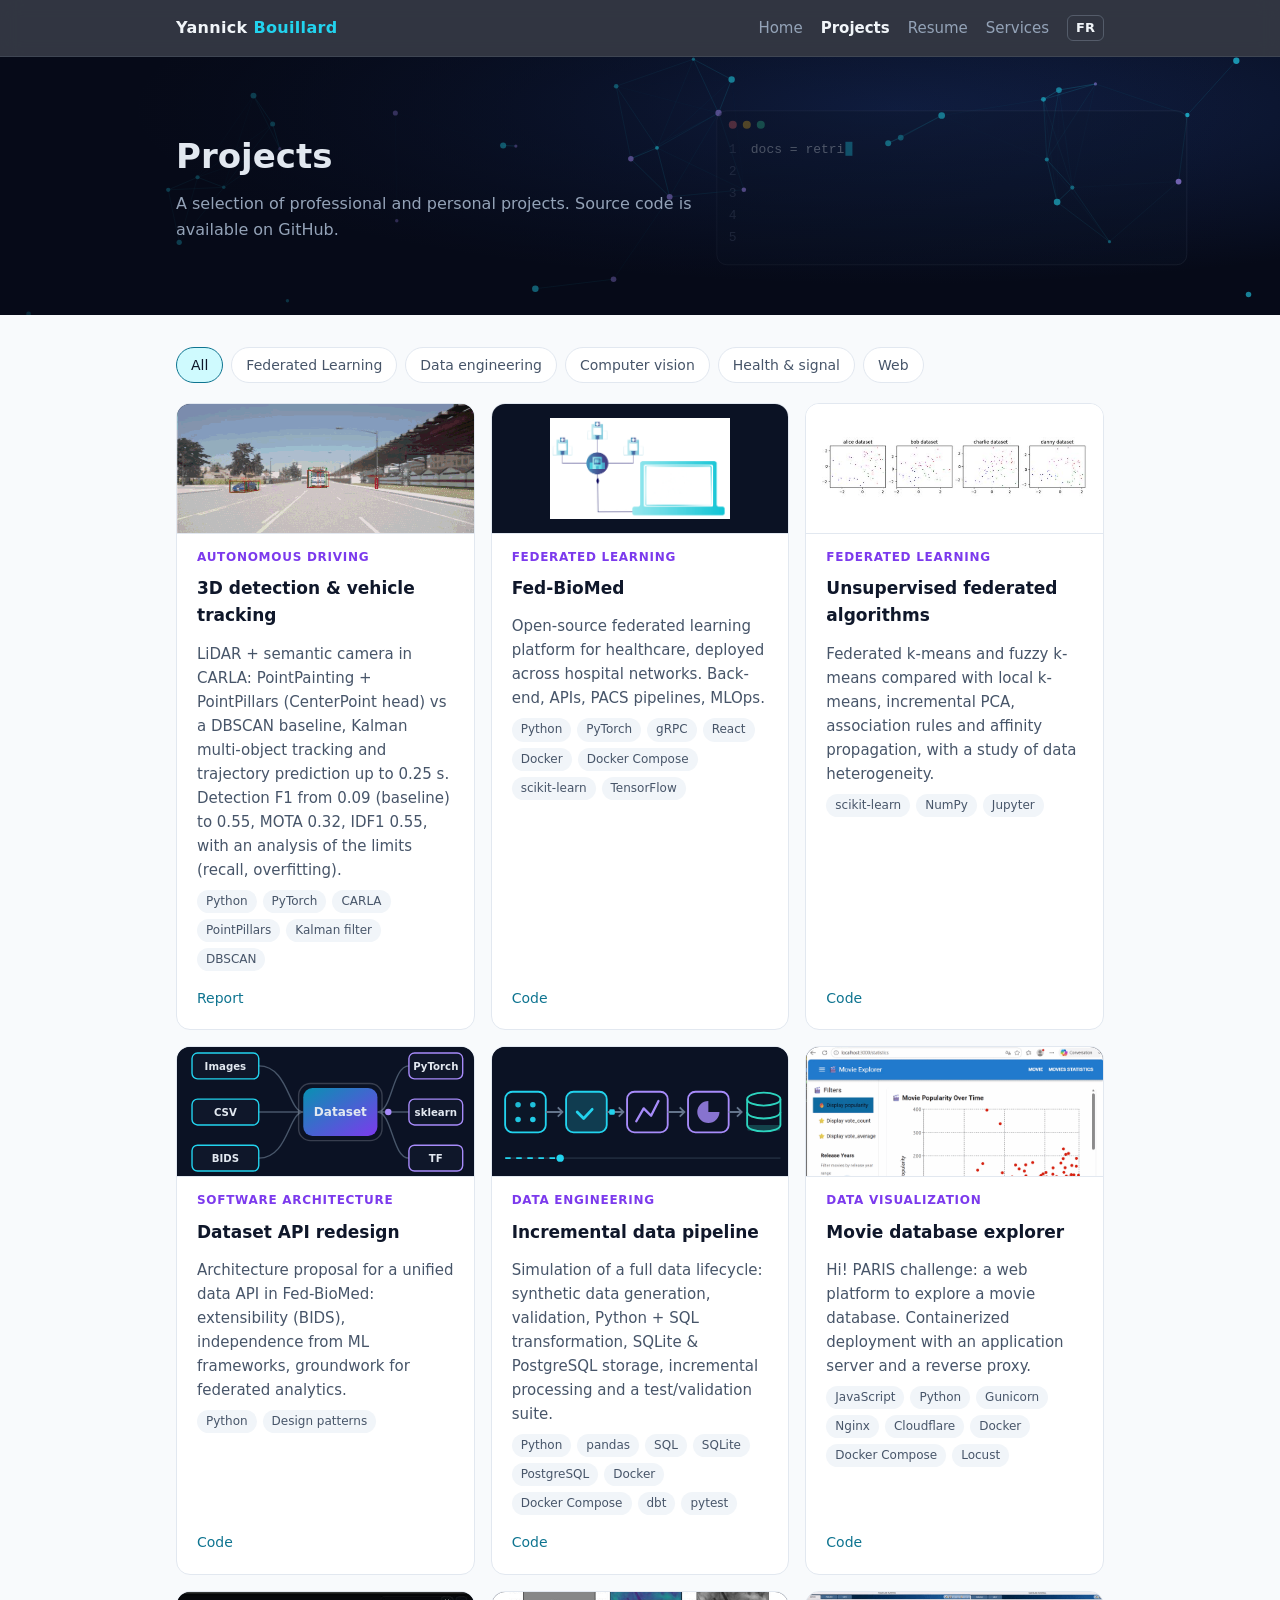
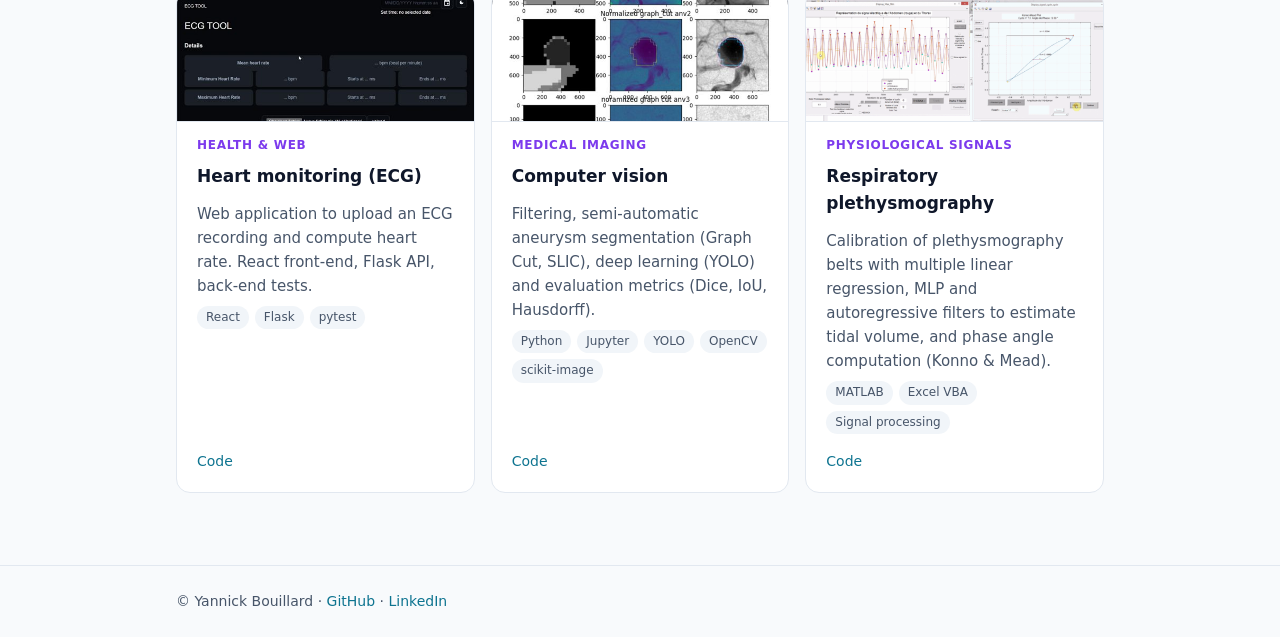
<file: en/projects.html>
<!doctype html>
<html lang="en">
<head>
  <meta charset="utf-8">
  <meta name="viewport" content="width=device-width, initial-scale=1">
  <title>Projects · Yannick Bouillard</title>
  <meta name="description" content="Projects by Yannick Bouillard: federated learning, data engineering, medical imaging, signal processing and web applications.">
  <link rel="alternate" hreflang="fr" href="../fr/projects.html">
  <script>document.documentElement.classList.add("js")</script>
  <link rel="stylesheet" href="../assets/style.css">
</head>
<body>
  <header class="nav">
    <div class="wrap">
      <a class="brand" href="index.html">Yannick <span>Bouillard</span></a>
      <nav>
        <a href="index.html">Home</a>
        <a href="projects.html" aria-current="page">Projects</a>
        <a href="resume.html">Resume</a>
        <a href="services.html">Services</a>
        <a class="lang" href="../fr/projects.html" hreflang="fr" lang="fr" title="Version française">FR</a>
      </nav>
    </div>
  </header>

  <section class="page-hero">
    <canvas class="hero-bg" aria-hidden="true"></canvas>
    <div class="wrap hero-inner">
      <h1>Projects</h1>
      <p>A selection of professional and personal projects. Source code is available on GitHub.</p>
    </div>
  </section>

  <main class="wrap">
    <div class="filters" role="group" aria-label="Filter projects">
      <button type="button" data-filter="all" aria-pressed="true">All</button>
      <button type="button" data-filter="fl" aria-pressed="false">Federated Learning</button>
      <button type="button" data-filter="data" aria-pressed="false">Data engineering</button>
      <button type="button" data-filter="vision" aria-pressed="false">Computer vision</button>
      <button type="button" data-filter="sante" aria-pressed="false">Health &amp; signal</button>
      <button type="button" data-filter="web" aria-pressed="false">Web</button>
    </div>

    <div class="grid" id="projects">
      <article class="card reveal" data-cat="vision">
        <img class="thumb" src="../assets/img/view_tracking.gif" alt="CARLA camera view with LiDAR points and detected 3D boxes" loading="lazy">
        <span class="domain">Autonomous driving</span>
        <h3>3D detection &amp; vehicle tracking</h3>
        <p>LiDAR + semantic camera in CARLA: PointPainting + PointPillars (CenterPoint head) vs a DBSCAN baseline, Kalman multi-object tracking and trajectory prediction up to 0.25 s. Detection F1 from 0.09 (baseline) to 0.55, MOTA 0.32, IDF1 0.55, with an analysis of the limits (recall, overfitting).</p>
        <div class="tags"><span class="tag">Python</span><span class="tag">PyTorch</span><span class="tag">CARLA</span><span class="tag">PointPillars</span><span class="tag">Kalman filter</span><span class="tag">DBSCAN</span></div>
        <div class="links"><a href="https://github.com/ybouilla/tracking">Report</a><span class="gh-meta" data-repo="ybouilla/tracking"></span></div>
      </article>

      <article class="card reveal" data-cat="fl">
        <img class="thumb logo" src="../assets/img/federated-learning.gif" alt="Fed-BioMed logo" loading="lazy">
        <span class="domain">Federated Learning</span>
        <h3>Fed-BioMed</h3>
        <p>Open-source federated learning platform for healthcare, deployed across hospital networks. Back-end, APIs, PACS pipelines, MLOps.</p>
        <div class="tags"><span class="tag">Python</span><span class="tag">PyTorch</span><span class="tag">gRPC</span><span class="tag">React</span><span class="tag">Docker</span><span class="tag">Docker Compose</span><span class="tag">scikit-learn</span><span class="tag">TensorFlow</span></div>
        <div class="links"><a href="https://github.com/fedbiomed/fedbiomed">Code</a><span class="gh-meta" data-repo="fedbiomed/fedbiomed"></span></div>
      </article>

      <article class="card reveal" data-cat="fl">
        <img class="thumb contain" src="../assets/img/federated-kmeans.jpg" alt="Datasets split across four federated clients" loading="lazy">
        <span class="domain">Federated Learning</span>
        <h3>Unsupervised federated algorithms</h3>
        <p>Federated k-means and fuzzy k-means compared with local k-means, incremental PCA, association rules and affinity propagation, with a study of data heterogeneity.</p>
        <div class="tags"><span class="tag">scikit-learn</span><span class="tag">NumPy</span><span class="tag">Jupyter</span></div>
        <div class="links"><a href="https://github.com/ybouilla/federated-k-means">Code</a><span class="gh-meta" data-repo="ybouilla/federated-k-means"></span></div>
      </article>

      <article class="card reveal" data-cat="fl">
        <img class="thumb" src="../assets/img/dataset-api.svg" alt="Diagram of the Dataset API linking data sources to ML frameworks" loading="lazy">
        <span class="domain">Software architecture</span>
        <h3>Dataset API redesign</h3>
        <p>Architecture proposal for a unified data API in Fed-BioMed: extensibility (BIDS), independence from ML frameworks, groundwork for federated analytics.</p>
        <div class="tags"><span class="tag">Python</span><span class="tag">Design patterns</span></div>
        <div class="links"><a href="https://github.com/ybouilla/dataset_design">Code</a><span class="gh-meta" data-repo="ybouilla/dataset_design"></span></div>
      </article>

      <article class="card reveal" data-cat="data">
        <img class="thumb" src="../assets/img/pipeline.svg" alt="Diagram of a multi-stage data pipeline" loading="lazy">
        <span class="domain">Data engineering</span>
        <h3>Incremental data pipeline</h3>
        <p>Simulation of a full data lifecycle: synthetic data generation, validation, Python + SQL transformation, SQLite &amp; PostgreSQL storage, incremental processing and a test/validation suite.</p>
        <div class="tags"><span class="tag">Python</span><span class="tag">pandas</span><span class="tag">SQL</span><span class="tag">SQLite</span><span class="tag">PostgreSQL</span><span class="tag">Docker</span><span class="tag">Docker Compose</span><span class="tag">dbt</span><span class="tag">pytest</span></div>
        <div class="links"><a href="https://github.com/ybouilla/incremental_pipeline">Code</a><span class="gh-meta" data-repo="ybouilla/incremental_pipeline"></span></div>
      </article>

      <article class="card reveal" data-cat="web data">
        <img class="thumb" src="../assets/img/movie_interface_stats.gif" alt="Screenshot of the movie explorer interface" loading="lazy" style="object-position:top">
        <span class="domain">Data visualization</span>
        <h3>Movie database explorer</h3>
        <p>Hi! PARIS challenge: a web platform to explore a movie database. Containerized deployment with an application server and a reverse proxy.</p>
        <div class="tags"><span class="tag">JavaScript</span><span class="tag">Python</span><span class="tag">Gunicorn</span><span class="tag">Nginx</span><span class="tag">Cloudflare</span><span class="tag">Docker</span><span class="tag">Docker Compose</span><span class="tag">Locust</span></div>
        <div class="links"><a href="https://github.com/ybouilla/hiparis_project">Code</a><span class="gh-meta" data-repo="ybouilla/hiparis_project"></span></div>
      </article>

      <article class="card reveal" data-cat="sante web">
        <img class="thumb" src="../assets/img/ecg.jpg" style="object-position:top" alt="Screenshot of the ECG analysis app" loading="lazy">
        <span class="domain">Health &amp; web</span>
        <h3>Heart monitoring (ECG)</h3>
        <p>Web application to upload an ECG recording and compute heart rate. React front-end, Flask API, back-end tests.</p>
        <div class="tags"><span class="tag">React</span><span class="tag">Flask</span><span class="tag">pytest</span></div>
        <div class="links"><a href="https://github.com/ybouilla/project_rxa1">Code</a><span class="gh-meta" data-repo="ybouilla/project_rxa1"></span></div>
      </article>

      <article class="card reveal" data-cat="sante vision">
        <img class="thumb" src="../assets/img/segmentation.jpg" alt="Aneurysm segmentation with Graph Cut" loading="lazy" style="object-position:right center">
        <span class="domain">Medical imaging</span>
        <h3>Computer vision</h3>
        <p>Filtering, semi-automatic aneurysm segmentation (Graph Cut, SLIC), deep learning (YOLO) and evaluation metrics (Dice, IoU, Hausdorff).</p>
        <div class="tags"><span class="tag">Python</span><span class="tag">Jupyter</span><span class="tag">YOLO</span><span class="tag">OpenCV</span><span class="tag">scikit-image</span></div>
        <div class="links"><a href="https://github.com/ybouilla/computervision">Code</a><span class="gh-meta" data-repo="ybouilla/computervision"></span></div>
      </article>

      <article class="card reveal" data-cat="sante">
        <img class="thumb" src="../assets/img/github_bande_plethysmo.png" alt="Thoracic and abdominal breathing signals with phase loop" loading="lazy">
        <span class="domain">Physiological signals</span>
        <h3>Respiratory plethysmography</h3>
        <p>Calibration of plethysmography belts with multiple linear regression, MLP and autoregressive filters to estimate tidal volume, and phase angle computation (Konno &amp; Mead).</p>
        <div class="tags"><span class="tag">MATLAB</span><span class="tag">Excel VBA</span><span class="tag">Signal processing</span></div>
        <div class="links"><a href="https://github.com/ybouilla/bandes_plethysmographies">Code</a><span class="gh-meta" data-repo="ybouilla/bandes_plethysmographies"></span></div>
      </article>
    </div>
  </main>

  <footer>
    <div class="wrap">© Yannick Bouillard · <a href="https://github.com/ybouilla">GitHub</a> · <a href="https://www.linkedin.com/in/yannick-bouillard-9b1732158/">LinkedIn</a></div>
  </footer>
  <script src="../assets/bg.js"></script>
  <script src="../assets/site.js"></script>
</body>
</html>
</file>
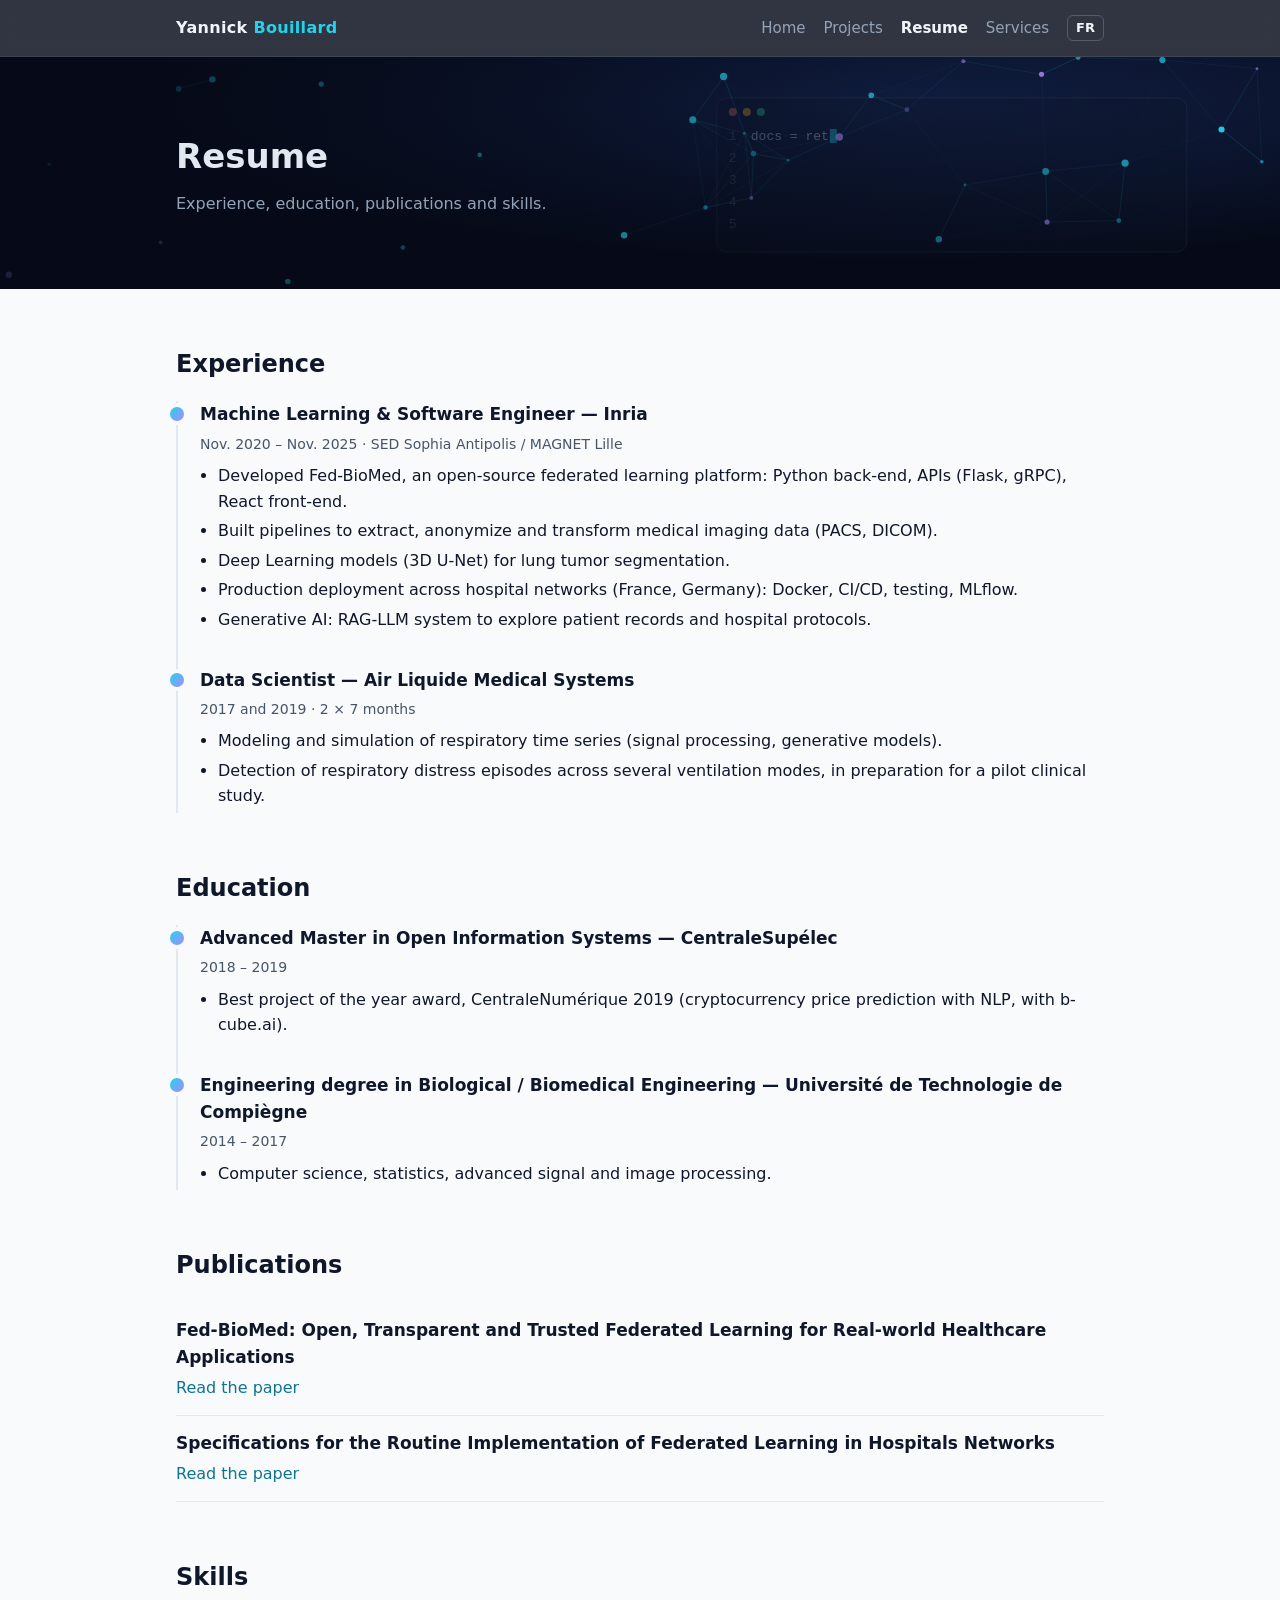
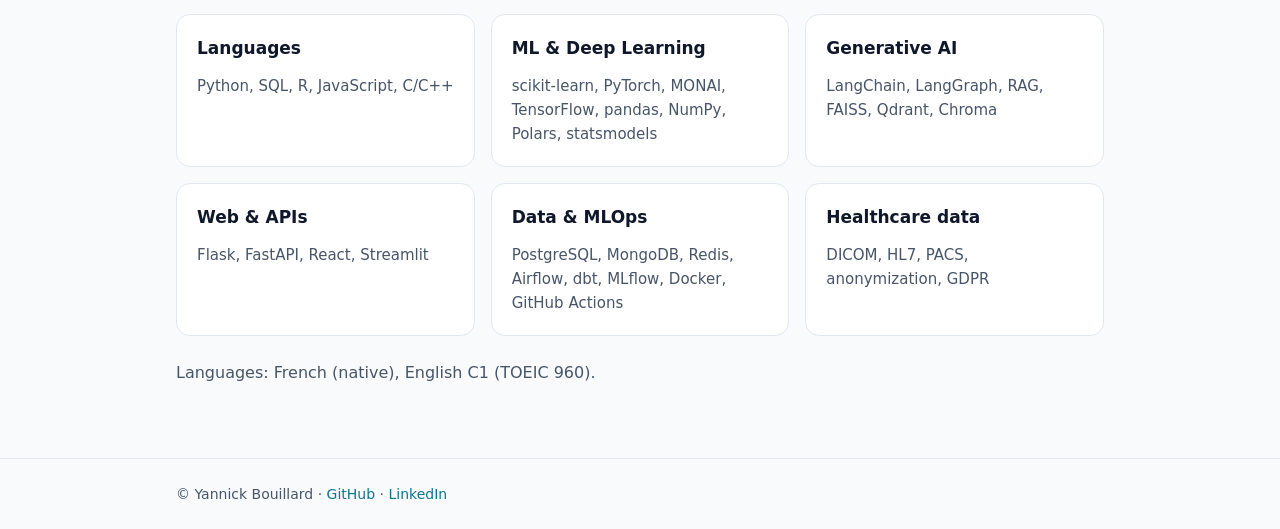
<file: en/resume.html>
<!doctype html>
<html lang="en">
<head>
  <meta charset="utf-8">
  <meta name="viewport" content="width=device-width, initial-scale=1">
  <title>Resume · Yannick Bouillard</title>
  <meta name="description" content="Resume of Yannick Bouillard: experience, education, publications and skills.">
  <link rel="alternate" hreflang="fr" href="../fr/background.html">
  <script>document.documentElement.classList.add("js")</script>
  <link rel="stylesheet" href="../assets/style.css">
</head>
<body>
  <header class="nav">
    <div class="wrap">
      <a class="brand" href="index.html">Yannick <span>Bouillard</span></a>
      <nav>
        <a href="index.html">Home</a>
        <a href="projects.html">Projects</a>
        <a href="resume.html" aria-current="page">Resume</a>
        <a href="services.html">Services</a>
        <a class="lang" href="../fr/background.html" hreflang="fr" lang="fr" title="Version française">FR</a>
      </nav>
    </div>
  </header>

  <section class="page-hero">
    <canvas class="hero-bg" aria-hidden="true"></canvas>
    <div class="wrap hero-inner">
      <h1>Resume</h1>
      <p>Experience, education, publications and skills.</p>
    </div>
  </section>

  <main class="wrap">
    <h2 class="reveal">Experience</h2>
    <div class="timeline">
      <div class="item reveal">
        <h3>Machine Learning &amp; Software Engineer — Inria</h3>
        <div class="date">Nov. 2020 – Nov. 2025 · SED Sophia Antipolis / MAGNET Lille</div>
        <ul>
          <li>Developed Fed-BioMed, an open-source federated learning platform: Python back-end, APIs (Flask, gRPC), React front-end.</li>
          <li>Built pipelines to extract, anonymize and transform medical imaging data (PACS, DICOM).</li>
          <li>Deep Learning models (3D U-Net) for lung tumor segmentation.</li>
          <li>Production deployment across hospital networks (France, Germany): Docker, CI/CD, testing, MLflow.</li>
          <li>Generative AI: RAG-LLM system to explore patient records and hospital protocols.</li>
        </ul>
      </div>
      <div class="item reveal">
        <h3>Data Scientist — Air Liquide Medical Systems</h3>
        <div class="date">2017 and 2019 · 2 × 7 months</div>
        <ul>
          <li>Modeling and simulation of respiratory time series (signal processing, generative models).</li>
          <li>Detection of respiratory distress episodes across several ventilation modes, in preparation for a pilot clinical study.</li>
        </ul>
      </div>
    </div>

    <h2 class="reveal">Education</h2>
    <div class="timeline">
      <div class="item reveal">
        <h3>Advanced Master in Open Information Systems — CentraleSupélec</h3>
        <div class="date">2018 – 2019</div>
        <ul><li>Best project of the year award, CentraleNumérique 2019 (cryptocurrency price prediction with NLP, with b-cube.ai).</li></ul>
      </div>
      <div class="item reveal">
        <h3>Engineering degree in Biological / Biomedical Engineering — Université de Technologie de Compiègne</h3>
        <div class="date">2014 – 2017</div>
        <ul><li>Computer science, statistics, advanced signal and image processing.</li></ul>
      </div>
    </div>

    <h2 class="reveal">Publications</h2>
    <div class="pub reveal">
      <h3>Fed-BioMed: Open, Transparent and Trusted Federated Learning for Real-world Healthcare Applications</h3>
      <a href="https://scholar.google.com/scholar?q=%22Fed-BioMed%3A+Open%2C+Transparent+and+Trusted+Federated+Learning+for+Real-world+Healthcare+Applications%22">Read the paper</a>
    </div>
    <div class="pub reveal">
      <h3>Specifications for the Routine Implementation of Federated Learning in Hospitals Networks</h3>
      <a href="https://scholar.google.com/scholar?q=%22Specifications+for+the+Routine+Implementation+of+Federated+Learning+in+Hospitals+Networks%22">Read the paper</a>
    </div>

    <h2 class="reveal">Skills</h2>
    <div class="grid">
      <div class="card reveal"><h3>Languages</h3><p>Python, SQL, R, JavaScript, C/C++</p></div>
      <div class="card reveal"><h3>ML &amp; Deep Learning</h3><p>scikit-learn, PyTorch, MONAI, TensorFlow, pandas, NumPy, Polars, statsmodels</p></div>
      <div class="card reveal"><h3>Generative AI</h3><p>LangChain, LangGraph, RAG, FAISS, Qdrant, Chroma</p></div>
      <div class="card reveal"><h3>Web &amp; APIs</h3><p>Flask, FastAPI, React, Streamlit</p></div>
      <div class="card reveal"><h3>Data &amp; MLOps</h3><p>PostgreSQL, MongoDB, Redis, Airflow, dbt, MLflow, Docker, GitHub Actions</p></div>
      <div class="card reveal"><h3>Healthcare data</h3><p>DICOM, HL7, PACS, anonymization, GDPR</p></div>
    </div>
    <p class="muted reveal" style="margin-top:24px">Languages: French (native), English C1 (TOEIC 960).</p>
  </main>

  <footer>
    <div class="wrap">© Yannick Bouillard · <a href="https://github.com/ybouilla">GitHub</a> · <a href="https://www.linkedin.com/in/yannick-bouillard-9b1732158/">LinkedIn</a></div>
  </footer>
  <script src="../assets/bg.js"></script>
  <script src="../assets/site.js"></script>
</body>
</html>
</file>
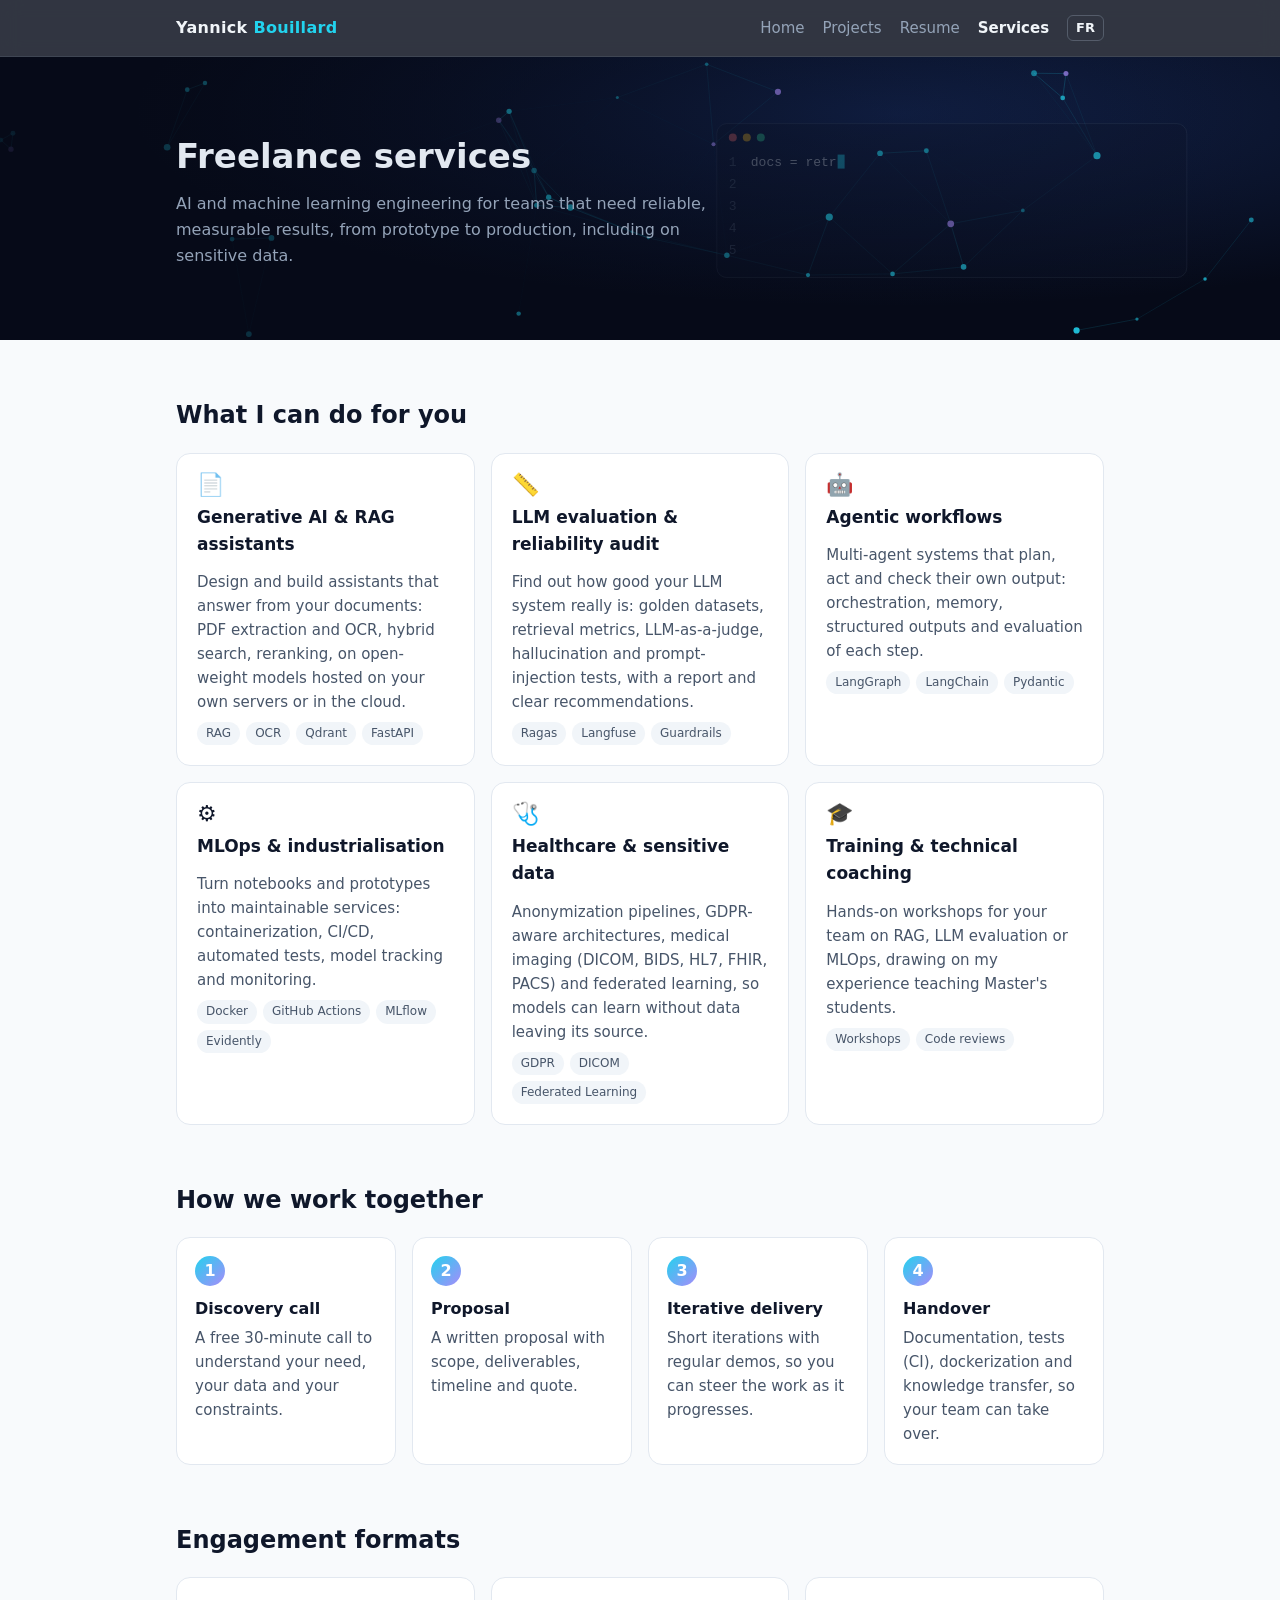
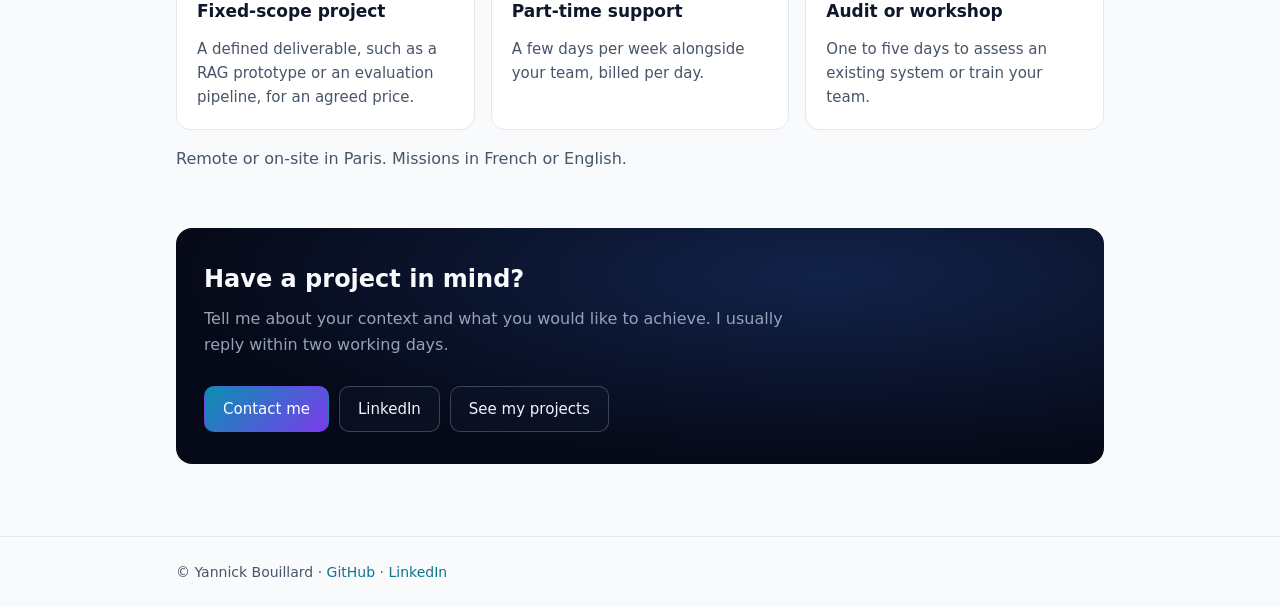
<file: en/services.html>
<!doctype html>
<html lang="en">
<head>
  <meta charset="utf-8">
  <meta name="viewport" content="width=device-width, initial-scale=1">
  <title>Freelance services · Yannick Bouillard</title>
  <meta name="description" content="Freelance AI and machine learning engineering: RAG and generative AI, LLM evaluation, agentic workflows, MLOps and sensitive healthcare data.">
  <link rel="alternate" hreflang="fr" href="../fr/services.html">
  <script>document.documentElement.classList.add("js")</script>
  <link rel="stylesheet" href="../assets/style.css">
</head>
<body>
  <header class="nav">
    <div class="wrap">
      <a class="brand" href="index.html">Yannick <span>Bouillard</span></a>
      <nav>
        <a href="index.html">Home</a>
        <a href="projects.html">Projects</a>
        <a href="resume.html">Resume</a>
        <a href="services.html" aria-current="page">Services</a>
        <a class="lang" href="../fr/services.html" hreflang="fr" lang="fr" title="Version française">FR</a>
      </nav>
    </div>
  </header>

  <section class="page-hero">
    <canvas class="hero-bg" aria-hidden="true"></canvas>
    <div class="wrap hero-inner">
      <h1>Freelance services</h1>
      <p>AI and machine learning engineering for teams that need reliable, measurable results, from prototype to production, including on sensitive data.</p>
    </div>
  </section>

  <main class="wrap">
    <h2 class="reveal">What I can do for you</h2>
    <div class="grid">
      <article class="card reveal">
        <span class="icon" aria-hidden="true">📄</span>
        <h3>Generative AI &amp; RAG assistants</h3>
        <p>Design and build assistants that answer from your documents: PDF extraction and OCR, hybrid search, reranking, on open-weight models hosted on your own servers or in the cloud.</p>
        <div class="tags"><span class="tag">RAG</span><span class="tag">OCR</span><span class="tag">Qdrant</span><span class="tag">FastAPI</span></div>
      </article>
      <article class="card reveal">
        <span class="icon" aria-hidden="true">📏</span>
        <h3>LLM evaluation &amp; reliability audit</h3>
        <p>Find out how good your LLM system really is: golden datasets, retrieval metrics, LLM-as-a-judge, hallucination and prompt-injection tests, with a report and clear recommendations.</p>
        <div class="tags"><span class="tag">Ragas</span><span class="tag">Langfuse</span><span class="tag">Guardrails</span></div>
      </article>
      <article class="card reveal">
        <span class="icon" aria-hidden="true">🤖</span>
        <h3>Agentic workflows</h3>
        <p>Multi-agent systems that plan, act and check their own output: orchestration, memory, structured outputs and evaluation of each step.</p>
        <div class="tags"><span class="tag">LangGraph</span><span class="tag">LangChain</span><span class="tag">Pydantic</span></div>
      </article>
      <article class="card reveal">
        <span class="icon" aria-hidden="true">⚙️</span>
        <h3>MLOps &amp; industrialisation</h3>
        <p>Turn notebooks and prototypes into maintainable services: containerization, CI/CD, automated tests, model tracking and monitoring.</p>
        <div class="tags"><span class="tag">Docker</span><span class="tag">GitHub Actions</span><span class="tag">MLflow</span><span class="tag">Evidently</span></div>
      </article>
      <article class="card reveal">
        <span class="icon" aria-hidden="true">🩺</span>
        <h3>Healthcare &amp; sensitive data</h3>
        <p>Anonymization pipelines, GDPR-aware architectures, medical imaging (DICOM, BIDS, HL7, FHIR, PACS) and federated learning, so models can learn without data leaving its source.</p>
        <div class="tags"><span class="tag">GDPR</span><span class="tag">DICOM</span><span class="tag">Federated Learning</span></div>
      </article>
      <article class="card reveal">
        <span class="icon" aria-hidden="true">🎓</span>
        <h3>Training &amp; technical coaching</h3>
        <p>Hands-on workshops for your team on RAG, LLM evaluation or MLOps, drawing on my experience teaching Master's students.</p>
        <div class="tags"><span class="tag">Workshops</span><span class="tag">Code reviews</span></div>
      </article>
    </div>

    <h2 class="reveal">How we work together</h2>
    <ol class="steps">
      <li class="reveal"><h3>Discovery call</h3><p>A free 30-minute call to understand your need, your data and your constraints.</p></li>
      <li class="reveal"><h3>Proposal</h3><p>A written proposal with scope, deliverables, timeline and quote.</p></li>
      <li class="reveal"><h3>Iterative delivery</h3><p>Short iterations with regular demos, so you can steer the work as it progresses.</p></li>
      <li class="reveal"><h3>Handover</h3><p>Documentation, tests (CI), dockerization and knowledge transfer, so your team can take over.</p></li>
    </ol>

    <h2 class="reveal">Engagement formats</h2>
    <div class="grid">
      <div class="card reveal"><h3>Fixed-scope project</h3><p>A defined deliverable, such as a RAG prototype or an evaluation pipeline, for an agreed price.</p></div>
      <div class="card reveal"><h3>Part-time support</h3><p>A few days per week alongside your team, billed per day.</p></div>
      <div class="card reveal"><h3>Audit or workshop</h3><p>One to five days to assess an existing system or train your team.</p></div>
    </div>
    <p class="muted reveal" style="margin-top:16px">Remote or on-site in Paris. Missions in French or English.</p>

    <div class="cta reveal">
      <h2>Have a project in mind?</h2>
      <p>Tell me about your context and what you would like to achieve. I usually reply within two working days.</p>
      <div class="actions">
        <a class="btn primary" href="mailto:yannickbouillard2@gmail.com?subject=Freelance%20project">Contact me</a>
        <a class="btn" href="https://www.linkedin.com/in/yannick-bouillard-9b1732158/">LinkedIn</a>
        <a class="btn" href="projects.html">See my projects</a>
      </div>
    </div>
  </main>

  <footer>
    <div class="wrap">© Yannick Bouillard · <a href="https://github.com/ybouilla">GitHub</a> · <a href="https://www.linkedin.com/in/yannick-bouillard-9b1732158/">LinkedIn</a></div>
  </footer>
  <script src="../assets/bg.js"></script>
  <script src="../assets/site.js"></script>
</body>
</html>
</file>
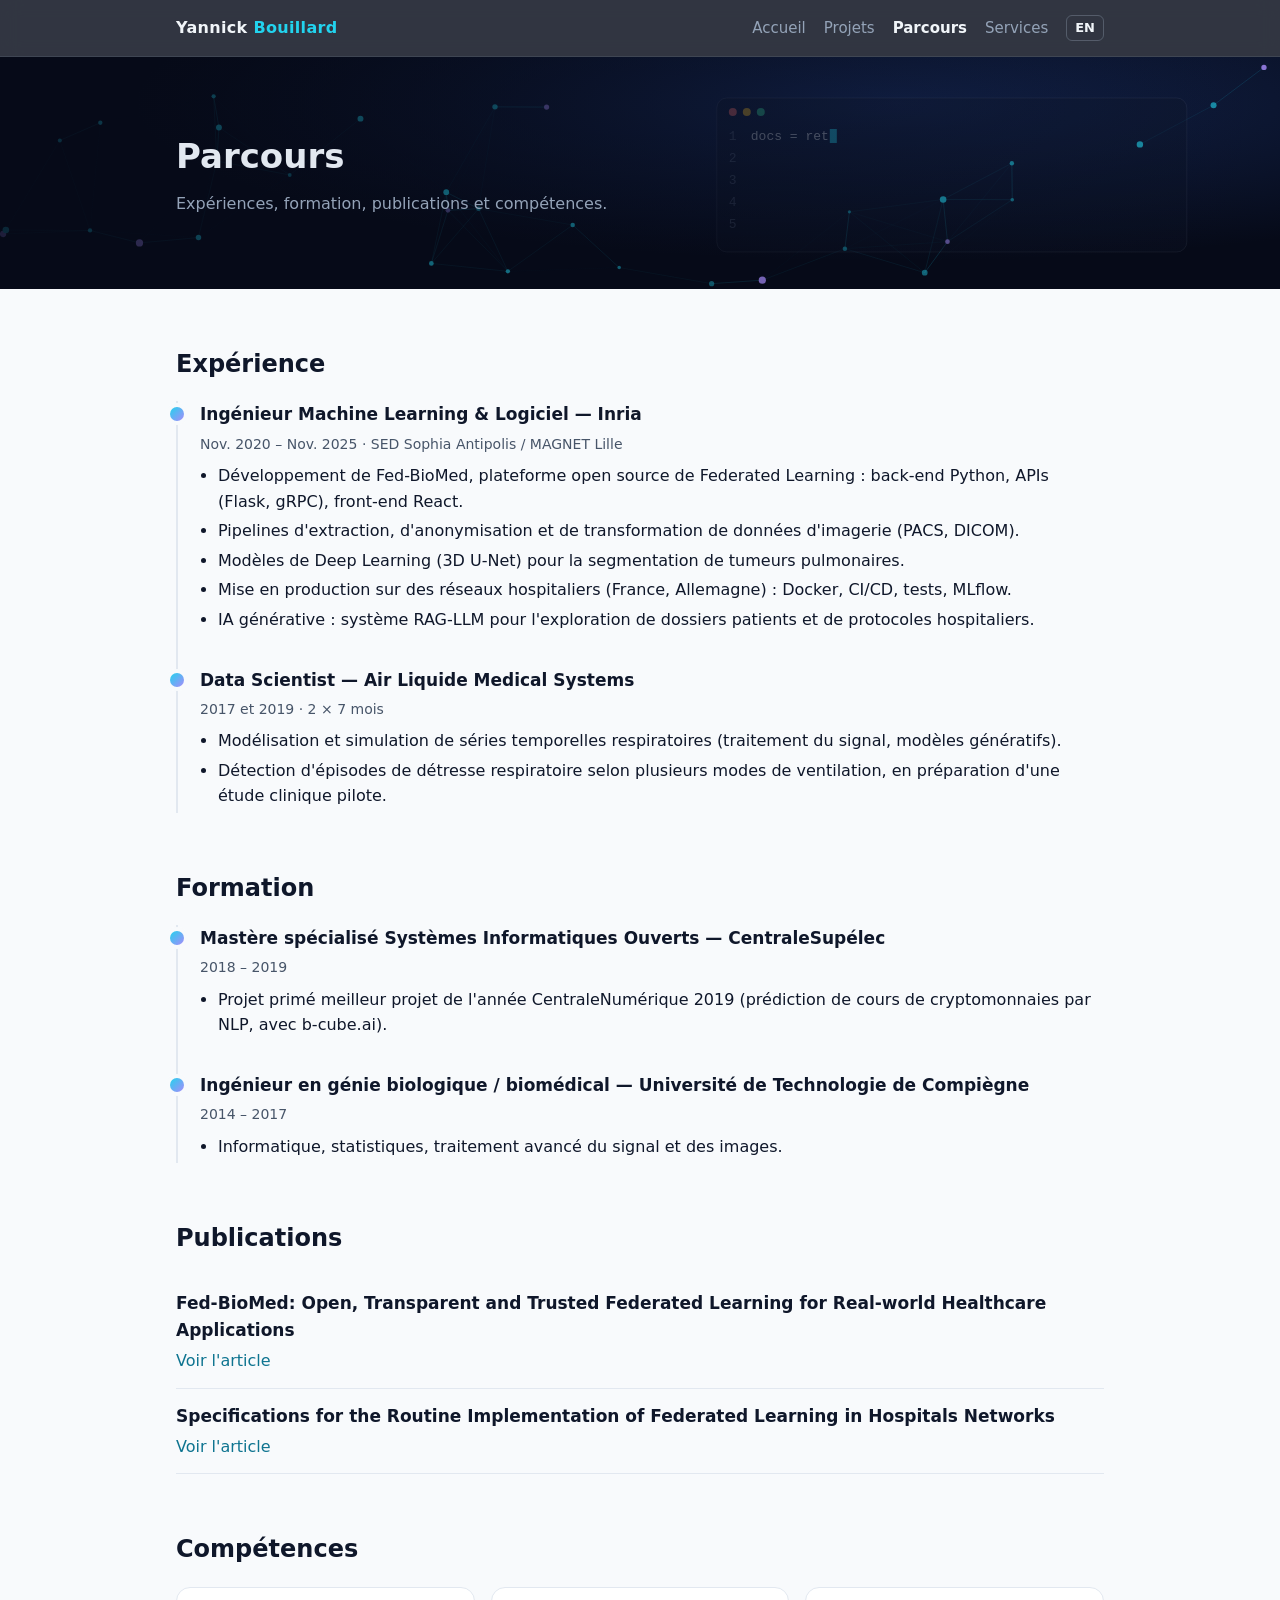
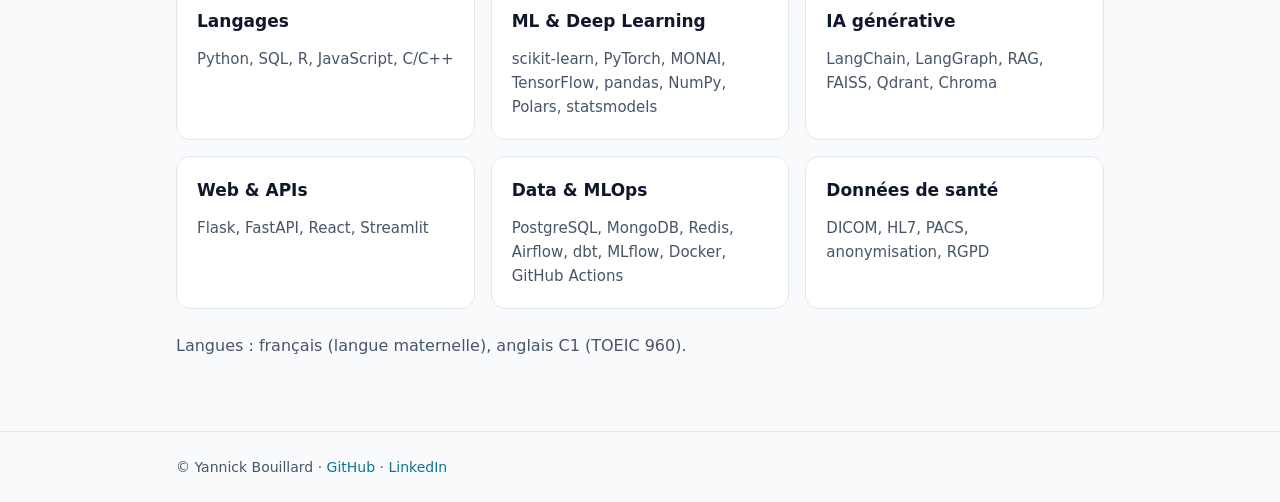
<file: fr/background.html>
<!doctype html>
<html lang="fr">
<head>
  <meta charset="utf-8">
  <meta name="viewport" content="width=device-width, initial-scale=1">
  <title>Parcours · Yannick Bouillard</title>
  <meta name="description" content="Parcours de Yannick Bouillard : expériences, formation, publications et compétences.">
  <link rel="alternate" hreflang="en" href="../en/resume.html">
  <script>document.documentElement.classList.add("js")</script>
  <link rel="stylesheet" href="../assets/style.css">
</head>
<body>
  <header class="nav">
    <div class="wrap">
      <a class="brand" href="index.html">Yannick <span>Bouillard</span></a>
      <nav>
        <a href="index.html">Accueil</a>
        <a href="projects.html">Projets</a>
        <a href="background.html" aria-current="page">Parcours</a>
        <a href="services.html">Services</a>
        <a class="lang" href="../en/resume.html" hreflang="en" lang="en" title="English version">EN</a>
      </nav>
    </div>
  </header>

  <section class="page-hero">
    <canvas class="hero-bg" aria-hidden="true"></canvas>
    <div class="wrap hero-inner">
      <h1>Parcours</h1>
      <p>Expériences, formation, publications et compétences.</p>
    </div>
  </section>

  <main class="wrap">
    <h2 class="reveal">Expérience</h2>
    <div class="timeline">
      <div class="item reveal">
        <h3>Ingénieur Machine Learning &amp; Logiciel — Inria</h3>
        <div class="date">Nov. 2020 – Nov. 2025 · SED Sophia Antipolis / MAGNET Lille</div>
        <ul>
          <li>Développement de Fed-BioMed, plateforme open source de Federated Learning : back-end Python, APIs (Flask, gRPC), front-end React.</li>
          <li>Pipelines d'extraction, d'anonymisation et de transformation de données d'imagerie (PACS, DICOM).</li>
          <li>Modèles de Deep Learning (3D U-Net) pour la segmentation de tumeurs pulmonaires.</li>
          <li>Mise en production sur des réseaux hospitaliers (France, Allemagne) : Docker, CI/CD, tests, MLflow.</li>
          <li>IA générative : système RAG-LLM pour l'exploration de dossiers patients et de protocoles hospitaliers.</li>
        </ul>
      </div>
      <div class="item reveal">
        <h3>Data Scientist — Air Liquide Medical Systems</h3>
        <div class="date">2017 et 2019 · 2 × 7 mois</div>
        <ul>
          <li>Modélisation et simulation de séries temporelles respiratoires (traitement du signal, modèles génératifs).</li>
          <li>Détection d'épisodes de détresse respiratoire selon plusieurs modes de ventilation, en préparation d'une étude clinique pilote.</li>
        </ul>
      </div>
    </div>

    <h2 class="reveal">Formation</h2>
    <div class="timeline">
      <div class="item reveal">
        <h3>Mastère spécialisé Systèmes Informatiques Ouverts — CentraleSupélec</h3>
        <div class="date">2018 – 2019</div>
        <ul><li>Projet primé meilleur projet de l'année CentraleNumérique 2019 (prédiction de cours de cryptomonnaies par NLP, avec b-cube.ai).</li></ul>
      </div>
      <div class="item reveal">
        <h3>Ingénieur en génie biologique / biomédical — Université de Technologie de Compiègne</h3>
        <div class="date">2014 – 2017</div>
        <ul><li>Informatique, statistiques, traitement avancé du signal et des images.</li></ul>
      </div>
    </div>

    <h2 class="reveal">Publications</h2>
    <div class="pub reveal">
      <h3>Fed-BioMed: Open, Transparent and Trusted Federated Learning for Real-world Healthcare Applications</h3>
      <a href="https://scholar.google.com/scholar?q=%22Fed-BioMed%3A+Open%2C+Transparent+and+Trusted+Federated+Learning+for+Real-world+Healthcare+Applications%22">Voir l'article</a>
    </div>
    <div class="pub reveal">
      <h3>Specifications for the Routine Implementation of Federated Learning in Hospitals Networks</h3>
      <a href="https://scholar.google.com/scholar?q=%22Specifications+for+the+Routine+Implementation+of+Federated+Learning+in+Hospitals+Networks%22">Voir l'article</a>
    </div>

    <h2 class="reveal">Compétences</h2>
    <div class="grid">
      <div class="card reveal"><h3>Langages</h3><p>Python, SQL, R, JavaScript, C/C++</p></div>
      <div class="card reveal"><h3>ML &amp; Deep Learning</h3><p>scikit-learn, PyTorch, MONAI, TensorFlow, pandas, NumPy, Polars, statsmodels</p></div>
      <div class="card reveal"><h3>IA générative</h3><p>LangChain, LangGraph, RAG, FAISS, Qdrant, Chroma</p></div>
      <div class="card reveal"><h3>Web &amp; APIs</h3><p>Flask, FastAPI, React, Streamlit</p></div>
      <div class="card reveal"><h3>Data &amp; MLOps</h3><p>PostgreSQL, MongoDB, Redis, Airflow, dbt, MLflow, Docker, GitHub Actions</p></div>
      <div class="card reveal"><h3>Données de santé</h3><p>DICOM, HL7, PACS, anonymisation, RGPD</p></div>
    </div>
    <p class="muted reveal" style="margin-top:24px">Langues : français (langue maternelle), anglais C1 (TOEIC 960).</p>
  </main>

  <footer>
    <div class="wrap">© Yannick Bouillard · <a href="https://github.com/ybouilla">GitHub</a> · <a href="https://www.linkedin.com/in/yannick-bouillard-9b1732158/">LinkedIn</a></div>
  </footer>
  <script src="../assets/bg.js"></script>
  <script src="../assets/site.js"></script>
</body>
</html>
</file>
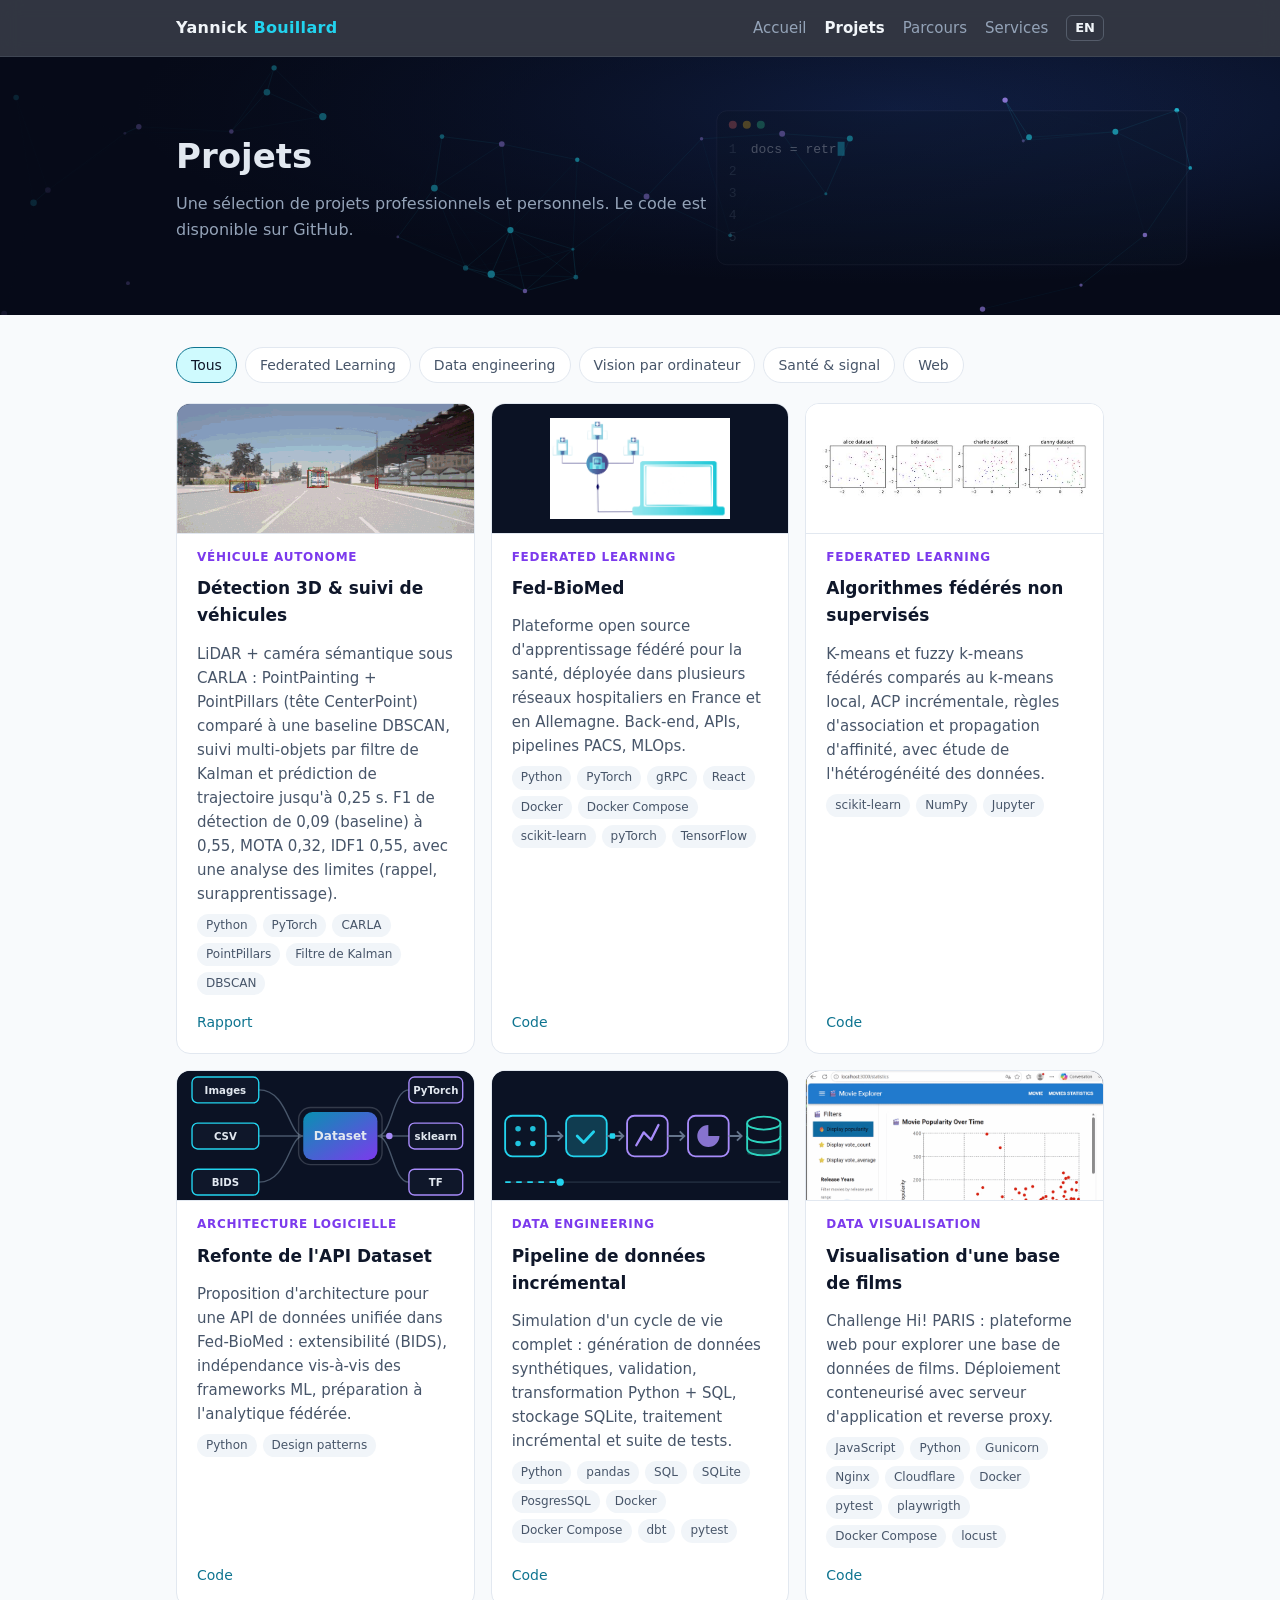
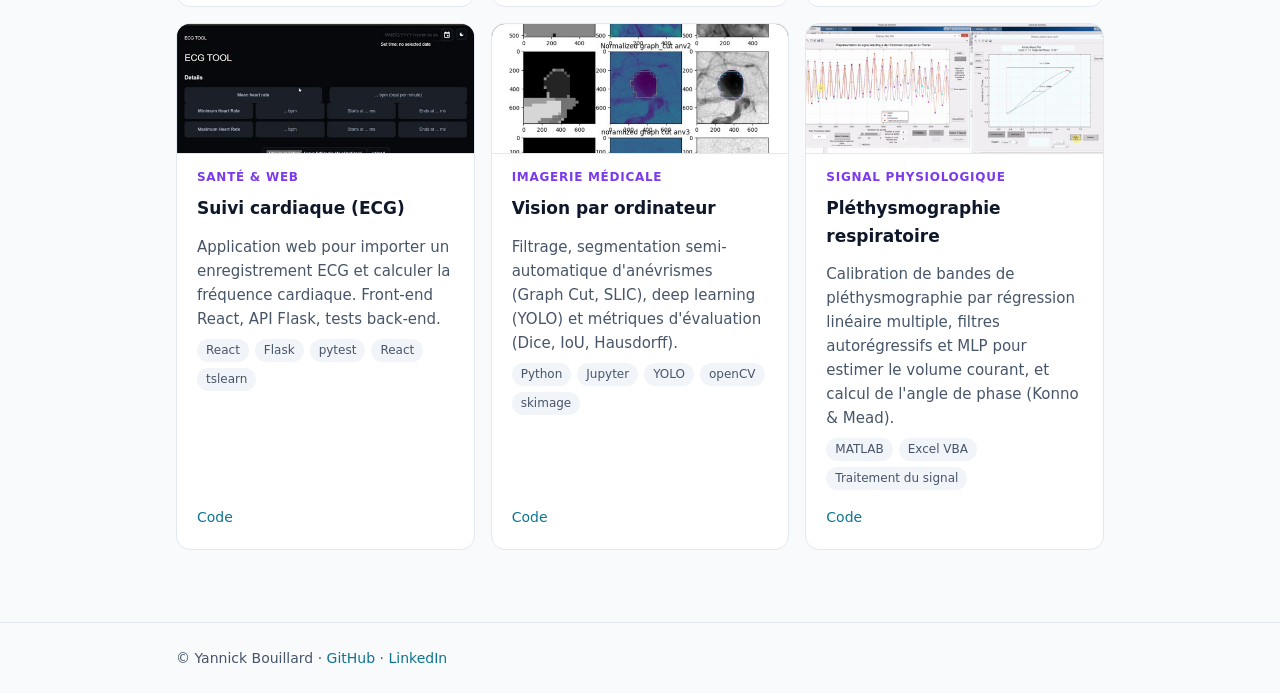
<file: fr/projects.html>
<!doctype html>
<html lang="fr">
<head>
  <meta charset="utf-8">
  <meta name="viewport" content="width=device-width, initial-scale=1">
  <title>Projets · Yannick Bouillard</title>
  <meta name="description" content="Projets de Yannick Bouillard : Federated Learning, data engineering, imagerie médicale, signal et applications web.">
  <link rel="alternate" hreflang="en" href="../en/projects.html">
  <script>document.documentElement.classList.add("js")</script>
  <link rel="stylesheet" href="../assets/style.css">
</head>
<body>
  <header class="nav">
    <div class="wrap">
      <a class="brand" href="index.html">Yannick <span>Bouillard</span></a>
      <nav>
        <a href="index.html">Accueil</a>
        <a href="projects.html" aria-current="page">Projets</a>
        <a href="background.html">Parcours</a>
        <a href="services.html">Services</a>
        <a class="lang" href="../en/projects.html" hreflang="en" lang="en" title="English version">EN</a>
      </nav>
    </div>
  </header>

  <section class="page-hero">
    <canvas class="hero-bg" aria-hidden="true"></canvas>
    <div class="wrap hero-inner">
      <h1>Projets</h1>
      <p>Une sélection de projets professionnels et personnels. Le code est disponible sur GitHub.</p>
    </div>
  </section>

  <main class="wrap">
    <div class="filters" role="group" aria-label="Filtrer les projets">
      <button type="button" data-filter="all" aria-pressed="true">Tous</button>
      <button type="button" data-filter="fl" aria-pressed="false">Federated Learning</button>
      <button type="button" data-filter="data" aria-pressed="false">Data engineering</button>
      <button type="button" data-filter="vision" aria-pressed="false">Vision par ordinateur</button>
      <button type="button" data-filter="sante" aria-pressed="false">Santé &amp; signal</button>
      <button type="button" data-filter="web" aria-pressed="false">Web</button>
    </div>

    <div class="grid" id="projects">
      <article class="card reveal" data-cat="vision">
        <img class="thumb" src="../assets/img/view_tracking.gif" alt="Vue caméra CARLA avec points LiDAR et boîtes 3D détectées" loading="lazy">
        <span class="domain">Véhicule autonome</span>
        <h3>Détection 3D &amp; suivi de véhicules</h3>
        <p>LiDAR + caméra sémantique sous CARLA : PointPainting + PointPillars (tête CenterPoint) comparé à une baseline DBSCAN, suivi multi-objets par filtre de Kalman et prédiction de trajectoire jusqu'à 0,25 s. F1 de détection de 0,09 (baseline) à 0,55, MOTA 0,32, IDF1 0,55, avec une analyse des limites (rappel, surapprentissage).</p>
        <div class="tags"><span class="tag">Python</span><span class="tag">PyTorch</span><span class="tag">CARLA</span><span class="tag">PointPillars</span><span class="tag">Filtre de Kalman</span><span class="tag">DBSCAN</span></div>
        <div class="links"><a href="https://github.com/ybouilla/tracking">Rapport</a><span class="gh-meta" data-repo="ybouilla/tracking"></span></div>
      </article>

      <article class="card reveal" data-cat="fl">
        <img class="thumb logo" src="../assets/img/federated-learning.gif" alt="Logo de Fed-BioMed" loading="lazy">
        <span class="domain">Federated Learning</span>
        <h3>Fed-BioMed</h3>
        <p>Plateforme open source d'apprentissage fédéré pour la santé, déployée dans plusieurs réseaux hospitaliers en France et en Allemagne. Back-end, APIs, pipelines PACS, MLOps.</p>
        <div class="tags"><span class="tag">Python</span><span class="tag">PyTorch</span><span class="tag">gRPC</span><span class="tag">React</span><span class="tag">Docker</span><span class="tag">Docker Compose</span><span class="tag">scikit-learn</span><span class="tag">pyTorch</span><span class="tag">TensorFlow</span></div>
        <div class="links"><a href="https://github.com/fedbiomed/fedbiomed">Code</a><span class="gh-meta" data-repo="fedbiomed/fedbiomed"></span></div>
      </article>

      <article class="card reveal" data-cat="fl">
        <img class="thumb contain" src="../assets/img/federated-kmeans.jpg" alt="Jeux de données répartis entre quatre clients fédérés" loading="lazy">
        <span class="domain">Federated Learning</span>
        <h3>Algorithmes fédérés non supervisés</h3>
        <p>K-means et fuzzy k-means fédérés comparés au k-means local, ACP incrémentale, règles d'association et propagation d'affinité, avec étude de l'hétérogénéité des données.</p>
        <div class="tags"><span class="tag">scikit-learn</span><span class="tag">NumPy</span><span class="tag">Jupyter</span></div>
        <div class="links"><a href="https://github.com/ybouilla/federated-k-means">Code</a><span class="gh-meta" data-repo="ybouilla/federated-k-means"></span></div>
      </article>

      <article class="card reveal" data-cat="fl">
        <img class="thumb" src="../assets/img/dataset-api.svg" alt="Schéma de l'API Dataset reliant les sources de données aux frameworks ML" loading="lazy">
        <span class="domain">Architecture logicielle</span>
        <h3>Refonte de l'API Dataset</h3>
        <p>Proposition d'architecture pour une API de données unifiée dans Fed-BioMed : extensibilité (BIDS), indépendance vis-à-vis des frameworks ML, préparation à l'analytique fédérée.</p>
        <div class="tags"><span class="tag">Python</span><span class="tag">Design patterns</span></div>
        <div class="links"><a href="https://github.com/ybouilla/dataset_design">Code</a><span class="gh-meta" data-repo="ybouilla/dataset_design"></span></div>
      </article>

      <article class="card reveal" data-cat="data">
        <img class="thumb" src="../assets/img/pipeline.svg" alt="Schéma d'un pipeline de données en plusieurs étapes" loading="lazy">
        <span class="domain">Data engineering</span>
        <h3>Pipeline de données incrémental</h3>
        <p>Simulation d'un cycle de vie complet : génération de données synthétiques, validation, transformation Python + SQL, stockage SQLite, traitement incrémental et suite de tests.</p>
        <div class="tags"><span class="tag">Python</span><span class="tag">pandas</span><span class="tag">SQL</span><span class="tag">SQLite</span><span class="tag">PosgresSQL</span><span class="tag">Docker</span><span class="tag">Docker Compose</span><span class="tag">dbt</span><span class="tag">pytest</span></div>
        <div class="links"><a href="https://github.com/ybouilla/incremental_pipeline">Code</a><span class="gh-meta" data-repo="ybouilla/incremental_pipeline"></span></div>
      </article>

      <article class="card reveal" data-cat="web data">
        <img class="thumb" src="../assets/img/movie_interface_stats.gif" alt="Capture de l'interface d'exploration de films" loading="lazy" style="object-position:top">
        <span class="domain">Data visualisation</span>
        <h3>Visualisation d'une base de films</h3>
        <p>Challenge Hi! PARIS : plateforme web pour explorer une base de données de films. Déploiement conteneurisé avec serveur d'application et reverse proxy.</p>
        <div class="tags"><span class="tag">JavaScript</span><span class="tag">Python</span><span class="tag">Gunicorn</span><span class="tag">Nginx</span><span class="tag">Cloudflare</span><span class="tag">Docker</span><span class="tag">pytest</span><span class="tag">playwrigth</span><span class="tag">Docker Compose</span><span class="tag">locust</span></div>
        <div class="links"><a href="https://github.com/ybouilla/hiparis_project">Code</a><span class="gh-meta" data-repo="ybouilla/hiparis_project"></span></div>
      </article>

      <article class="card reveal" data-cat="sante web">
        <img class="thumb" src="../assets/img/ecg.jpg" style="object-position:top" alt="Capture de l'application d'analyse ECG" loading="lazy">
        <span class="domain">Santé &amp; web</span>
        <h3>Suivi cardiaque (ECG)</h3>
        <p>Application web pour importer un enregistrement ECG et calculer la fréquence cardiaque. Front-end React, API Flask, tests back-end.</p>
        <div class="tags"><span class="tag">React</span><span class="tag">Flask</span><span class="tag">pytest</span><span class="tag">React</span><span class="tag">tslearn</span></div>
        <div class="links"><a href="https://github.com/ybouilla/project_rxa1">Code</a><span class="gh-meta" data-repo="ybouilla/project_rxa1"></span></div>
      </article>

      <article class="card reveal" data-cat="sante vision">
        <img class="thumb" src="../assets/img/segmentation.jpg" alt="Segmentation d'anévrismes par Graph Cut" loading="lazy" style="object-position:right center">
        <span class="domain">Imagerie médicale</span>
        <h3>Vision par ordinateur</h3>
        <p>Filtrage, segmentation semi-automatique d'anévrismes (Graph Cut, SLIC), deep learning (YOLO) et métriques d'évaluation (Dice, IoU, Hausdorff).</p>
        <div class="tags"><span class="tag">Python</span><span class="tag">Jupyter</span><span class="tag">YOLO</span><span class="tag">openCV</span><span class="tag">skimage</span></div>
        <div class="links"><a href="https://github.com/ybouilla/computervision">Code</a><span class="gh-meta" data-repo="ybouilla/computervision"></span></div>
      </article>

      <article class="card reveal" data-cat="sante">
        <img class="thumb" src="../assets/img/github_bande_plethysmo.png" alt="Signaux respiratoires thoracique et abdominal et boucle de phase" loading="lazy">
        <span class="domain">Signal physiologique</span>
        <h3>Pléthysmographie respiratoire</h3>
        <p>Calibration de bandes de pléthysmographie par régression linéaire  multiple, filtres autorégressifs et MLP pour estimer le volume courant, et calcul de l'angle de phase (Konno &amp; Mead).</p>
        <div class="tags"><span class="tag">MATLAB</span><span class="tag">Excel VBA</span><span class="tag">Traitement du signal</span></div>
        <div class="links"><a href="https://github.com/ybouilla/bandes_plethysmographies">Code</a><span class="gh-meta" data-repo="ybouilla/bandes_plethysmographies"></span></div>
      </article>
    </div>
  </main>

  <footer>
    <div class="wrap">© Yannick Bouillard · <a href="https://github.com/ybouilla">GitHub</a> · <a href="https://www.linkedin.com/in/yannick-bouillard-9b1732158/">LinkedIn</a></div>
  </footer>
  <script src="../assets/bg.js"></script>
  <script src="../assets/site.js"></script>
</body>
</html>
</file>
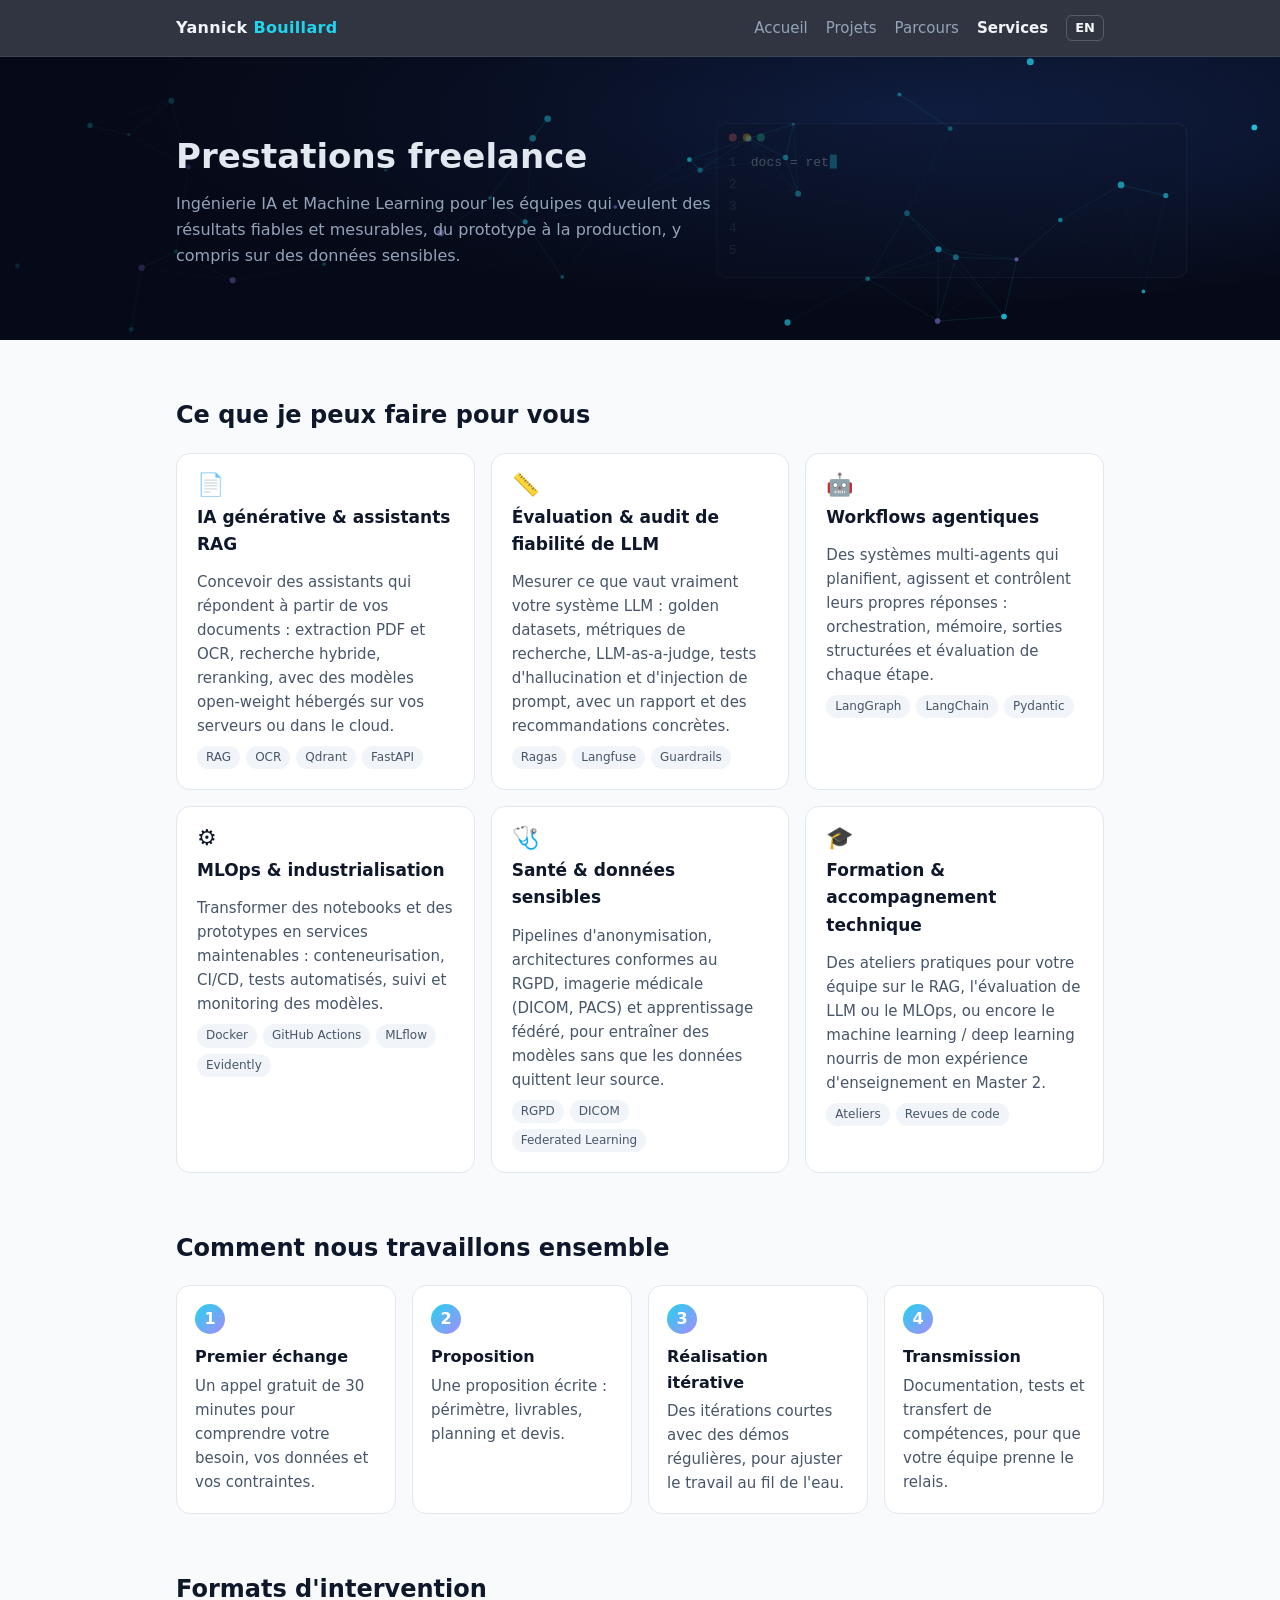
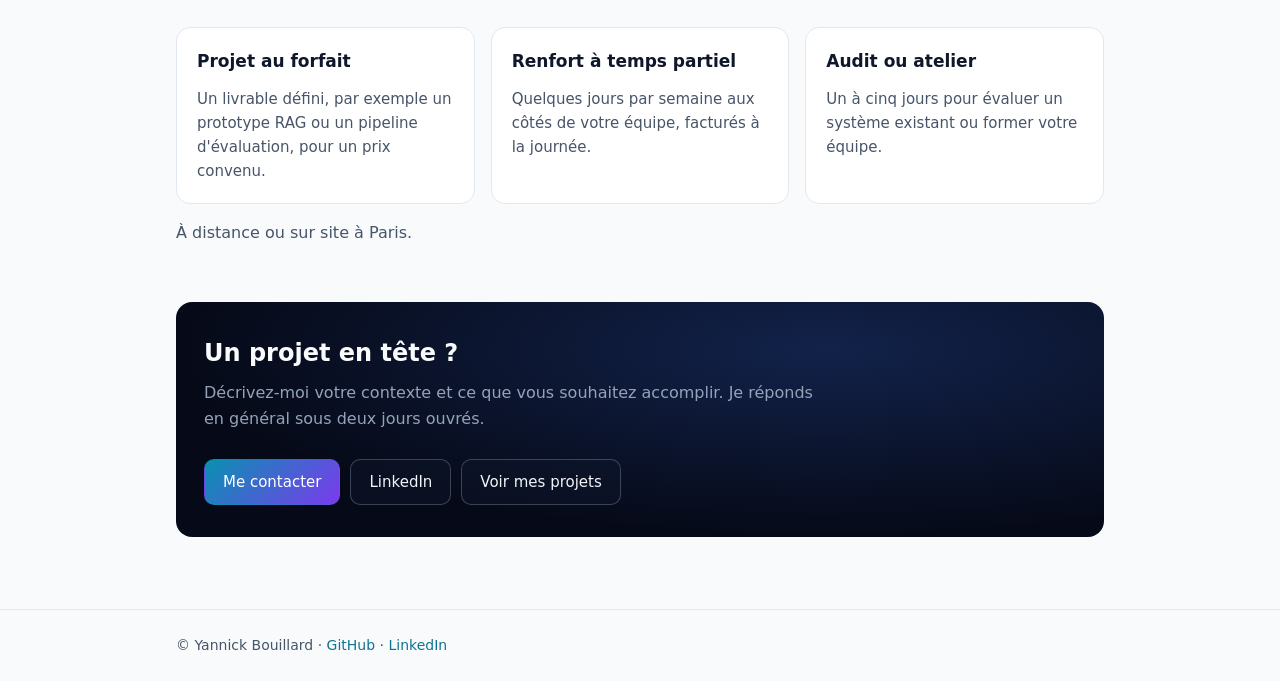
<file: fr/services.html>
<!doctype html>
<html lang="fr">
<head>
  <meta charset="utf-8">
  <meta name="viewport" content="width=device-width, initial-scale=1">
  <title>Prestations freelance · Yannick Bouillard</title>
  <meta name="description" content="Prestations freelance en ingénierie IA et Machine Learning : RAG et IA générative, évaluation de LLM, workflows agentiques, MLOps et données de santé sensibles.">
  <link rel="alternate" hreflang="en" href="../en/services.html">
  <script>document.documentElement.classList.add("js")</script>
  <link rel="stylesheet" href="../assets/style.css">
</head>
<body>
  <header class="nav">
    <div class="wrap">
      <a class="brand" href="index.html">Yannick <span>Bouillard</span></a>
      <nav>
        <a href="index.html">Accueil</a>
        <a href="projects.html">Projets</a>
        <a href="background.html">Parcours</a>
        <a href="services.html" aria-current="page">Services</a>
        <a class="lang" href="../en/services.html" hreflang="en" lang="en" title="English version">EN</a>
      </nav>
    </div>
  </header>

  <section class="page-hero">
    <canvas class="hero-bg" aria-hidden="true"></canvas>
    <div class="wrap hero-inner">
      <h1>Prestations freelance</h1>
      <p>Ingénierie IA et Machine Learning pour les équipes qui veulent des résultats fiables et mesurables, du prototype à la production, y compris sur des données sensibles.</p>
    </div>
  </section>

  <main class="wrap">
    <h2 class="reveal">Ce que je peux faire pour vous</h2>
    <div class="grid">
      <article class="card reveal">
        <span class="icon" aria-hidden="true">📄</span>
        <h3>IA générative &amp; assistants RAG</h3>
        <p>Concevoir des assistants qui répondent à partir de vos documents : extraction PDF et OCR, recherche hybride, reranking, avec des modèles open-weight hébergés sur vos serveurs ou dans le cloud.</p>
        <div class="tags"><span class="tag">RAG</span><span class="tag">OCR</span><span class="tag">Qdrant</span><span class="tag">FastAPI</span></div>
      </article>
      <article class="card reveal">
        <span class="icon" aria-hidden="true">📏</span>
        <h3>Évaluation &amp; audit de fiabilité de LLM</h3>
        <p>Mesurer ce que vaut vraiment votre système LLM : golden datasets, métriques de recherche, LLM-as-a-judge, tests d'hallucination et d'injection de prompt, avec un rapport et des recommandations concrètes.</p>
        <div class="tags"><span class="tag">Ragas</span><span class="tag">Langfuse</span><span class="tag">Guardrails</span></div>
      </article>
      <article class="card reveal">
        <span class="icon" aria-hidden="true">🤖</span>
        <h3>Workflows agentiques</h3>
        <p>Des systèmes multi-agents qui planifient, agissent et contrôlent leurs propres réponses : orchestration, mémoire, sorties structurées et évaluation de chaque étape.</p>
        <div class="tags"><span class="tag">LangGraph</span><span class="tag">LangChain</span><span class="tag">Pydantic</span></div>
      </article>
      <article class="card reveal">
        <span class="icon" aria-hidden="true">⚙️</span>
        <h3>MLOps &amp; industrialisation</h3>
        <p>Transformer des notebooks et des prototypes en services maintenables : conteneurisation, CI/CD, tests automatisés, suivi et monitoring des modèles.</p>
        <div class="tags"><span class="tag">Docker</span><span class="tag">GitHub Actions</span><span class="tag">MLflow</span><span class="tag">Evidently</span></div>
      </article>
      <article class="card reveal">
        <span class="icon" aria-hidden="true">🩺</span>
        <h3>Santé &amp; données sensibles</h3>
        <p>Pipelines d'anonymisation, architectures conformes au RGPD, imagerie médicale (DICOM, PACS) et apprentissage fédéré, pour entraîner des modèles sans que les données quittent leur source.</p>
        <div class="tags"><span class="tag">RGPD</span><span class="tag">DICOM</span><span class="tag">Federated Learning</span></div>
      </article>
      <article class="card reveal">
        <span class="icon" aria-hidden="true">🎓</span>
        <h3>Formation &amp; accompagnement technique</h3>
        <p>Des ateliers pratiques pour votre équipe sur le RAG, l'évaluation de LLM ou le MLOps, ou encore le machine learning / deep learning nourris de mon expérience d'enseignement en Master 2.</p>
        <div class="tags"><span class="tag">Ateliers</span><span class="tag">Revues de code</span></div>
      </article>
    </div>

    <h2 class="reveal">Comment nous travaillons ensemble</h2>
    <ol class="steps">
      <li class="reveal"><h3>Premier échange</h3><p>Un appel gratuit de 30 minutes pour comprendre votre besoin, vos données et vos contraintes.</p></li>
      <li class="reveal"><h3>Proposition</h3><p>Une proposition écrite : périmètre, livrables, planning et devis.</p></li>
      <li class="reveal"><h3>Réalisation itérative</h3><p>Des itérations courtes avec des démos régulières, pour ajuster le travail au fil de l'eau.</p></li>
      <li class="reveal"><h3>Transmission</h3><p>Documentation, tests et transfert de compétences, pour que votre équipe prenne le relais.</p></li>
    </ol>

    <h2 class="reveal">Formats d'intervention</h2>
    <div class="grid">
      <div class="card reveal"><h3>Projet au forfait</h3><p>Un livrable défini, par exemple un prototype RAG ou un pipeline d'évaluation, pour un prix convenu.</p></div>
      <div class="card reveal"><h3>Renfort à temps partiel</h3><p>Quelques jours par semaine aux côtés de votre équipe, facturés à la journée.</p></div>
      <div class="card reveal"><h3>Audit ou atelier</h3><p>Un à cinq jours pour évaluer un système existant ou former votre équipe.</p></div>
    </div>
    <p class="muted reveal" style="margin-top:16px">À distance ou sur site à Paris. </p>

    <div class="cta reveal">
      <h2>Un projet en tête ?</h2>
      <p>Décrivez-moi votre contexte et ce que vous souhaitez accomplir. Je réponds en général sous deux jours ouvrés.</p>
      <div class="actions">
        <a class="btn primary" href="mailto:yannickbouillard2@gmail.com?subject=Projet%20freelance">Me contacter</a>
        <a class="btn" href="https://www.linkedin.com/in/yannick-bouillard-9b1732158/">LinkedIn</a>
        <a class="btn" href="projects.html">Voir mes projets</a>
      </div>
    </div>
  </main>

  <footer>
    <div class="wrap">© Yannick Bouillard · <a href="https://github.com/ybouilla">GitHub</a> · <a href="https://www.linkedin.com/in/yannick-bouillard-9b1732158/">LinkedIn</a></div>
  </footer>
  <script src="../assets/bg.js"></script>
  <script src="../assets/site.js"></script>
</body>
</html>
</file>
<file: assets/style.css>
:root {
  --bg: #f8fafc;
  --surface: #ffffff;
  --text: #0f172a;
  --muted: #475569;
  --border: #e2e8f0;
  --accent: #0e7490;
  --accent-2: #7c3aed;
  --accent-soft: #cffafe;
  --tag-bg: #f1f5f9;
  /* The banner stays dark in both themes so the animation stands out */
  --hero-bg: #060a18;
  --hero-text: #e2e8f0;
  --hero-muted: #94a3b8;
  --cyan: #22d3ee;
  --violet: #a78bfa;
}
@media (prefers-color-scheme: dark) {
  :root:not([data-theme="light"]) {
    --bg: #070b16;
    --surface: #0f172a;
    --text: #e2e8f0;
    --muted: #94a3b8;
    --border: #1e293b;
    --accent: #22d3ee;
    --accent-2: #a78bfa;
    --accent-soft: #083344;
    --tag-bg: #1e293b;
  }
}

* { box-sizing: border-box; }
[hidden] { display: none !important; }
html { scroll-behavior: smooth; }
body {
  margin: 0;
  background: var(--bg);
  color: var(--text);
  font: 16px/1.6 system-ui, -apple-system, "Segoe UI", Roboto, sans-serif;
}
a { color: var(--accent); text-decoration: none; }
a:hover { text-decoration: underline; }

.wrap { max-width: 960px; margin: 0 auto; padding: 0 16px; }

/* Navigation */
header.nav {
  position: sticky; top: 0; z-index: 20;
  background: color-mix(in srgb, var(--hero-bg) 82%, transparent);
  backdrop-filter: blur(10px);
  border-bottom: 1px solid rgba(148, 163, 184, .15);
}
header.nav .wrap { display: flex; align-items: center; justify-content: space-between; height: 56px; gap: 16px; }
header.nav .brand { font-weight: 700; color: #f1f5f9; letter-spacing: .02em; }
header.nav .brand span { color: var(--cyan); }
header.nav nav { display: flex; align-items: center; gap: 18px; }
header.nav nav a { color: var(--hero-muted); font-size: 15px; }
header.nav nav a:hover { color: #f1f5f9; text-decoration: none; }
header.nav nav a[aria-current="page"] { color: #f1f5f9; font-weight: 600; }
header.nav .lang {
  border: 1px solid rgba(148, 163, 184, .35); border-radius: 6px; padding: 2px 8px;
  font-size: 13px; font-weight: 600; color: #f1f5f9;
}
header.nav .lang:hover { border-color: var(--cyan); }

/* Animated banners */
.hero, .page-hero {
  position: relative; overflow: hidden;
  background: radial-gradient(ellipse at 70% 20%, #12224a 0%, var(--hero-bg) 60%);
  color: var(--hero-text);
}
.hero-bg { position: absolute; inset: 0; width: 100%; height: 100%; display: block; }
.hero::after, .page-hero::after {
  content: ""; position: absolute; inset: 0; pointer-events: none;
  background: linear-gradient(90deg, rgba(6,10,24,.85) 0%, rgba(6,10,24,.35) 55%, rgba(6,10,24,0) 100%);
}
.hero-inner { position: relative; z-index: 1; padding: 88px 16px 96px; }
.page-hero .hero-inner { padding: 72px 16px; }
.page-hero h1 { margin: 0; font-size: 34px; }
.page-hero p { margin: 8px 0 0; color: var(--hero-muted); max-width: 560px; }

.monogram {
  width: 64px; height: 64px; border-radius: 16px; display: grid; place-items: center;
  font-weight: 800; font-size: 22px; color: #060a18;
  background: linear-gradient(135deg, var(--cyan), var(--violet));
  margin-bottom: 20px;
}
.eyebrow { margin: 0 0 6px; font-size: 13px; letter-spacing: .14em; text-transform: uppercase; color: var(--cyan); font-weight: 600; }
.hero h1 { margin: 0; font-size: clamp(34px, 6vw, 52px); line-height: 1.1; color: #f8fafc; }
.hero .role { margin: 10px 0 16px; font-size: clamp(20px, 3vw, 26px); font-weight: 600; min-height: 1.4em; }
.hero .role span {
  background: linear-gradient(90deg, var(--cyan), var(--violet));
  -webkit-background-clip: text; background-clip: text; color: transparent;
  transition: opacity .35s ease;
}
.hero .role span.swap { opacity: 0; }
.hero .lead { max-width: 580px; margin: 0; color: var(--hero-muted); font-size: 17px; }

/* Buttons */
.actions { display: flex; flex-wrap: wrap; gap: 10px; margin-top: 28px; }
.btn {
  display: inline-block; padding: 10px 18px; border-radius: 10px; font-size: 15px; font-weight: 500;
  border: 1px solid rgba(148, 163, 184, .35); color: #f1f5f9; background: rgba(15, 23, 42, .5);
  transition: border-color .2s, transform .2s;
}
.btn:hover { text-decoration: none; border-color: var(--cyan); transform: translateY(-1px); }
.btn.primary { background: linear-gradient(135deg, #0891b2, #7c3aed); border-color: transparent; color: #fff; }

/* Key figures */
.stats { display: grid; grid-template-columns: repeat(4, 1fr); gap: 16px; margin-top: -40px; position: relative; z-index: 2; }
.stat {
  background: var(--surface); border: 1px solid var(--border); border-radius: 14px; padding: 18px; text-align: center;
  box-shadow: 0 10px 30px -15px rgba(2, 6, 23, .35);
}
.stat strong { display: block; font-size: 30px; line-height: 1.1; color: var(--accent); }
.stat span { font-size: 14px; color: var(--muted); }

h2 { font-size: 24px; margin: 56px 0 18px; }
h3 { font-size: 17px; margin: 0 0 4px; }
.muted { color: var(--muted); }

/* Cards */
.grid { display: grid; grid-template-columns: repeat(auto-fill, minmax(270px, 1fr)); gap: 16px; }
.card {
  background: var(--surface); border: 1px solid var(--border); border-radius: 14px;
  padding: 20px; display: flex; flex-direction: column; gap: 8px;
  transition: transform .25s ease, border-color .25s ease, box-shadow .25s ease;
}
.card:hover { transform: translateY(-3px); border-color: var(--accent); box-shadow: 0 14px 30px -18px rgba(14, 116, 144, .55); }
.card p { margin: 0; color: var(--muted); font-size: 15px; }
.thumb {
  display: block; width: calc(100% + 40px); margin: -20px -20px 6px; height: 130px;
  object-fit: cover; border-radius: 13px 13px 0 0; border-bottom: 1px solid var(--border); background: #0b1224;
}
.thumb.contain { object-fit: contain; background: #ffffff; padding: 8px; }
.thumb.logo { object-fit: contain; background: #0b1224; padding: 14px; }
.card .icon { font-size: 22px; line-height: 1; }
.card .links { margin-top: auto; padding-top: 8px; font-size: 14px; display: flex; gap: 14px; align-items: center; flex-wrap: wrap; }
.gh-meta { font-size: 12px; color: var(--muted); }
.tags { display: flex; flex-wrap: wrap; gap: 6px; }
.tag { font-size: 12px; padding: 2px 9px; border-radius: 999px; background: var(--tag-bg); color: var(--muted); }
.domain { font-size: 12px; font-weight: 700; text-transform: uppercase; letter-spacing: .06em; color: var(--accent-2); }

/* Filters */
.filters { display: flex; flex-wrap: wrap; gap: 8px; margin: 32px 0 20px; }
.filters button {
  font: inherit; font-size: 14px; padding: 6px 14px; border-radius: 999px; cursor: pointer;
  border: 1px solid var(--border); background: var(--surface); color: var(--muted);
}
.filters button[aria-pressed="true"] { background: var(--accent-soft); color: var(--text); border-color: var(--accent); }

/* Timeline */
.timeline { border-left: 2px solid var(--border); padding-left: 22px; display: flex; flex-direction: column; gap: 30px; }
.timeline .item { position: relative; }
.timeline .item::before {
  content: ""; position: absolute; left: -30px; top: 6px; width: 14px; height: 14px; border-radius: 50%;
  background: linear-gradient(135deg, var(--cyan), var(--violet));
  box-shadow: 0 0 0 4px var(--bg);
}
.timeline .date { font-size: 14px; color: var(--muted); }
.timeline ul { margin: 8px 0 0; padding-left: 18px; }
.timeline li { margin-bottom: 4px; }

.pub { padding: 14px 0; border-bottom: 1px solid var(--border); }
.pub:last-child { border-bottom: 0; }

/* Services page: numbered steps and a dark call-to-action panel */
.steps { list-style: none; counter-reset: step; padding: 0; margin: 0; display: grid; grid-template-columns: repeat(auto-fill, minmax(200px, 1fr)); gap: 16px; }
.steps li { counter-increment: step; background: var(--surface); border: 1px solid var(--border); border-radius: 14px; padding: 18px; }
.steps li::before {
  content: counter(step); display: grid; place-items: center; width: 30px; height: 30px; border-radius: 50%; margin-bottom: 10px;
  font-weight: 700; color: #fff; background: linear-gradient(135deg, var(--cyan), var(--violet));
}
.steps h3 { font-size: 16px; }
.steps p { margin: 4px 0 0; color: var(--muted); font-size: 15px; }
.cta {
  margin-top: 56px; padding: 32px 28px; border-radius: 16px; color: var(--hero-text);
  background: radial-gradient(ellipse at 70% 20%, #12224a 0%, var(--hero-bg) 70%);
}
.cta h2 { margin: 0 0 8px; color: #f8fafc; }
.cta p { margin: 0; color: var(--hero-muted); max-width: 620px; }

footer { margin-top: 72px; padding: 24px 0; border-top: 1px solid var(--border); color: var(--muted); font-size: 14px; }

/* Reveal on scroll (only when JavaScript is enabled) */
.js .reveal { opacity: 0; transform: translateY(18px); transition: opacity .6s ease, transform .6s ease; }
.js .reveal.visible { opacity: 1; transform: none; }

/* Background preview page */
.preview { border-radius: 14px; overflow: hidden; border: 1px solid var(--border); background: var(--surface); }
.preview .frame { position: relative; height: 220px; background: radial-gradient(ellipse at 70% 20%, #12224a 0%, var(--hero-bg) 60%); }
.preview .body { padding: 16px 18px; }
.preview .body p { margin: 4px 0 10px; color: var(--muted); font-size: 15px; }

@media (prefers-reduced-motion: reduce) {
  * { transition: none !important; scroll-behavior: auto !important; }
  .js .reveal { opacity: 1; transform: none; }
}
@media (max-width: 640px) {
  header.nav .brand { display: none; }
  header.nav .wrap { justify-content: center; }
  .stats { grid-template-columns: repeat(2, 1fr); }
  .hero-inner { padding: 56px 16px 80px; }
  .hero::after, .page-hero::after { background: rgba(6,10,24,.55); }
}

/* Opening animation (assets/intro.js) */
.intro {
  position: fixed; inset: 0; z-index: 100;
  background: var(--hero-bg);
  transition: opacity .8s ease, background-color 1s ease;
  cursor: pointer;
}
.intro.done { opacity: 0; pointer-events: none; }
/* The name moves onto the page title (assets/intro.js) while the page fades in around it */
.intro.landing { background-color: transparent; pointer-events: none; }
.intro.landing canvas { opacity: 0; }
.intro.landing .intro-profile { opacity: 0; transition: opacity .4s ease; }
.intro.landing .intro-name span { color: #f8fafc; }
.intro canvas { position: absolute; inset: 0; width: 100%; height: 100%; transition: opacity 1.2s ease; }
.intro.profile canvas { opacity: 0; }
/* The text starts under the graph, then rises to the middle of the screen when the graph fades out */
.intro-text {
  position: absolute; left: 16px; right: 16px; top: 66%;
  text-align: center;
  transition: transform 1.2s ease;
}
.intro.profile .intro-text { transform: translateY(-22vh); }
/* Same weight and colour as the page title, so the name lands on it exactly */
.intro-name {
  display: inline-block;
  margin: 0;
  color: #f8fafc;
  font: 700 clamp(22px, 4vw, 34px)/1.2 system-ui, -apple-system, "Segoe UI", Roboto, sans-serif;
  animation: intro-name .9s ease .5s both;
  transition: transform 1s ease-in-out;
}
.intro-name span { color: var(--cyan); transition: color 1s ease; }
.intro-profile {
  margin: 12px 0 0;
  color: var(--hero-text);
  font-family: system-ui, -apple-system, "Segoe UI", Roboto, sans-serif;
  font-size: clamp(16px, 2.4vw, 20px);
  opacity: 0;
  transition: opacity 1.2s ease .3s;
}
.intro-profile small { display: block; margin-top: 4px; color: var(--hero-muted); font-size: .8em; }
.intro.profile .intro-profile { opacity: 1; }
@keyframes intro-name {
  from { opacity: 0; transform: translateY(8px); }
  to { opacity: 1; transform: none; }
}
</file>
